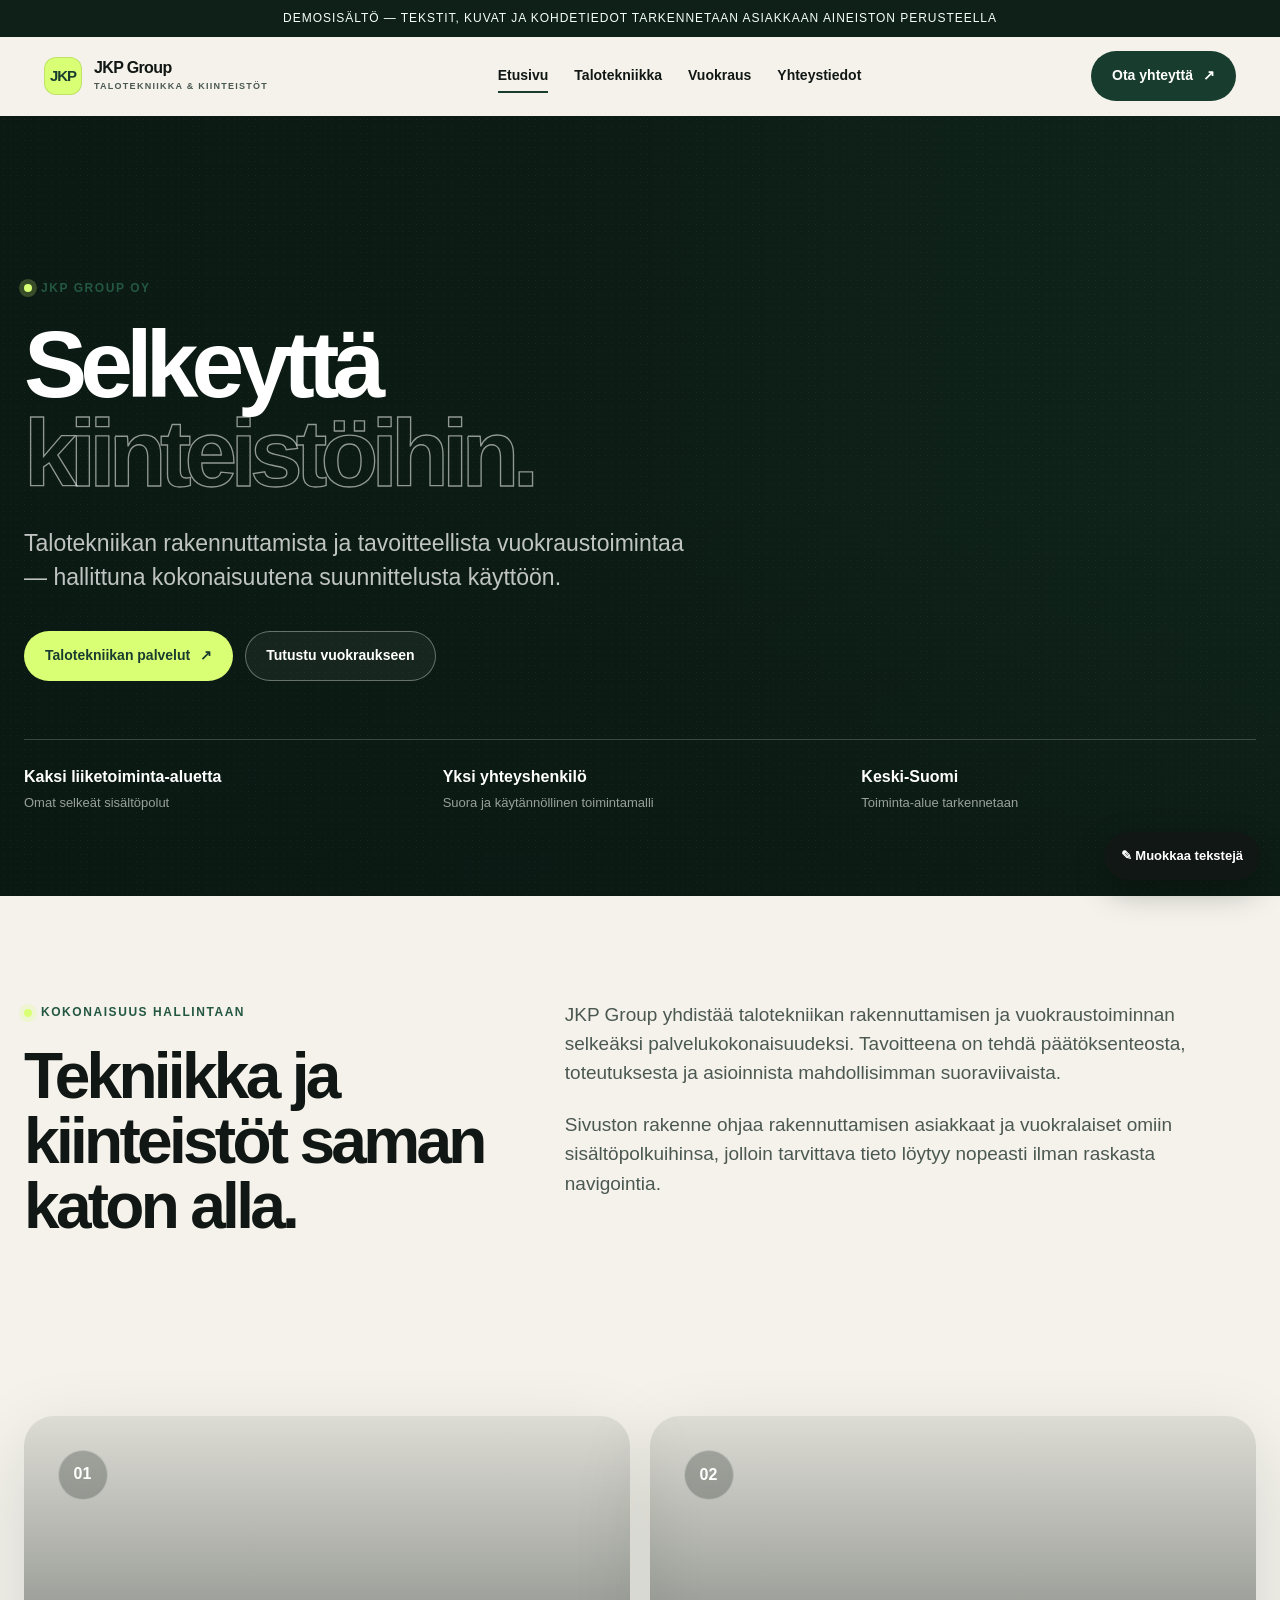
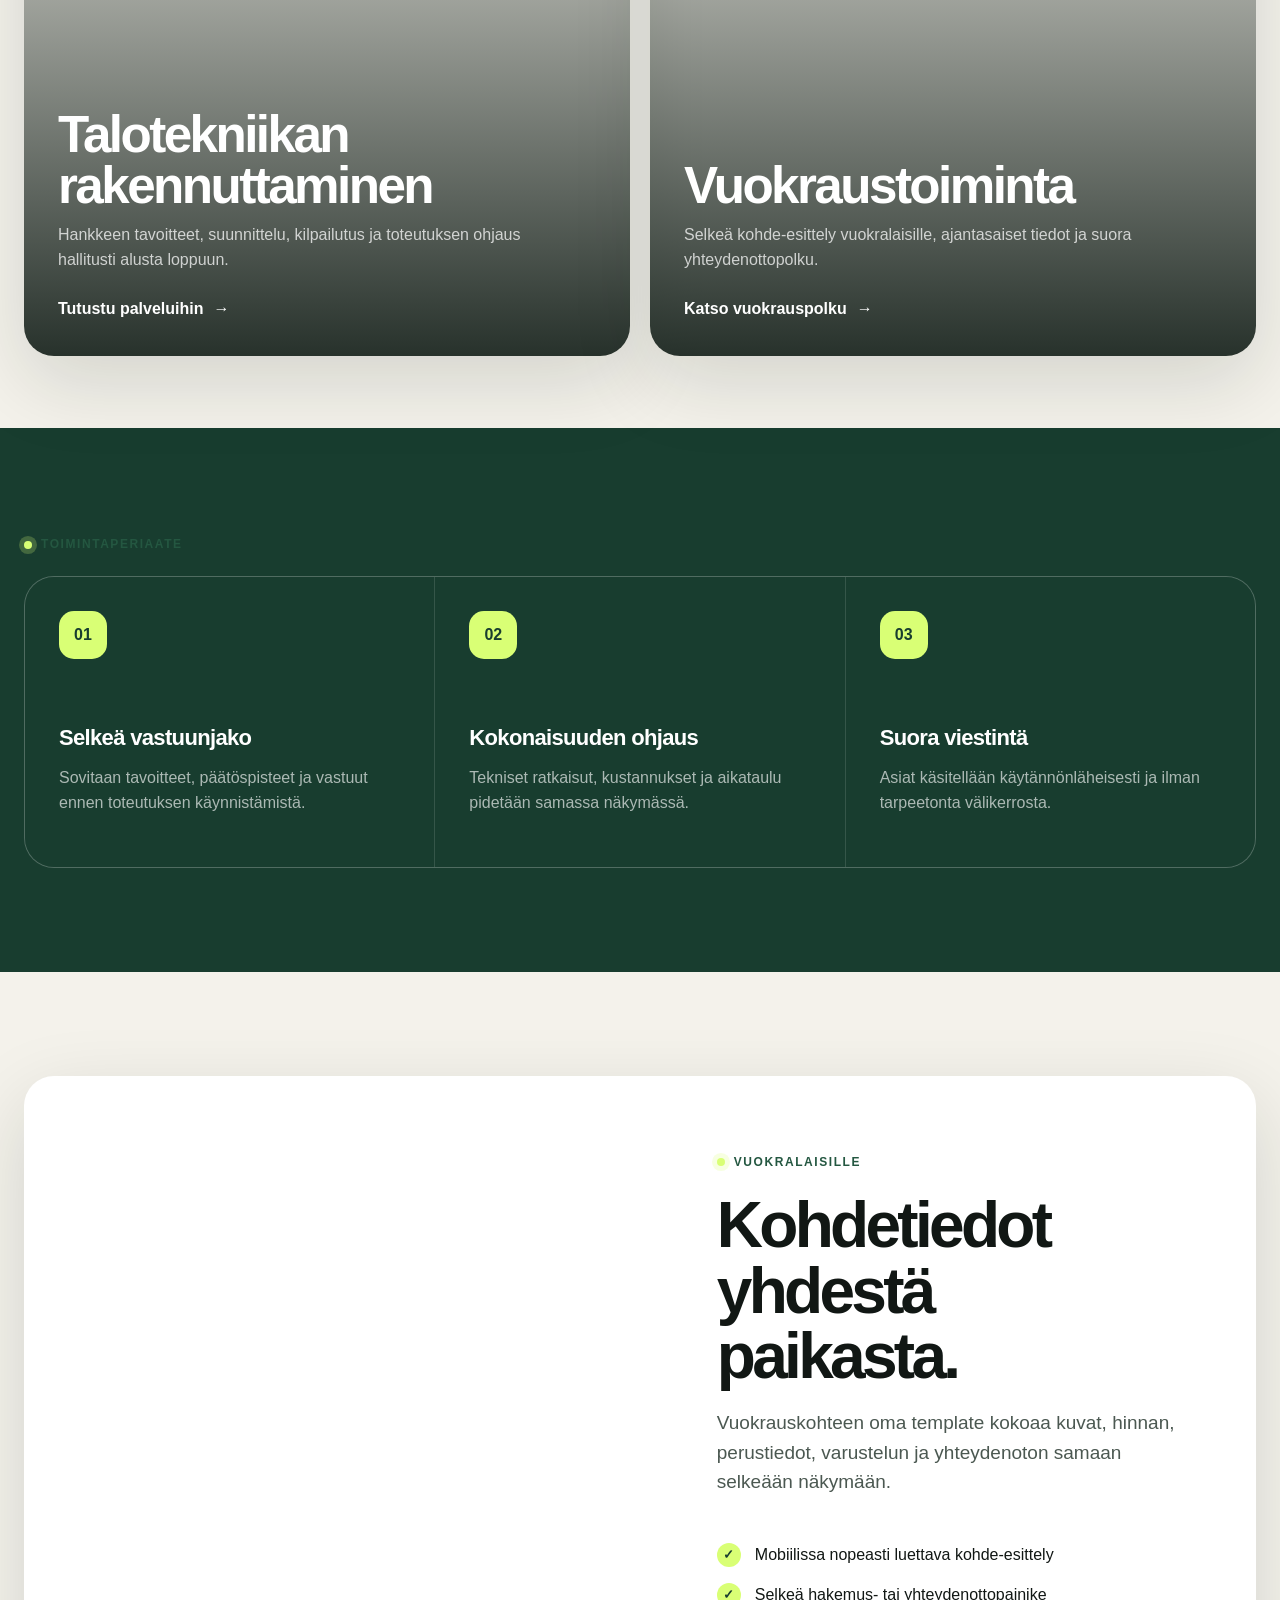
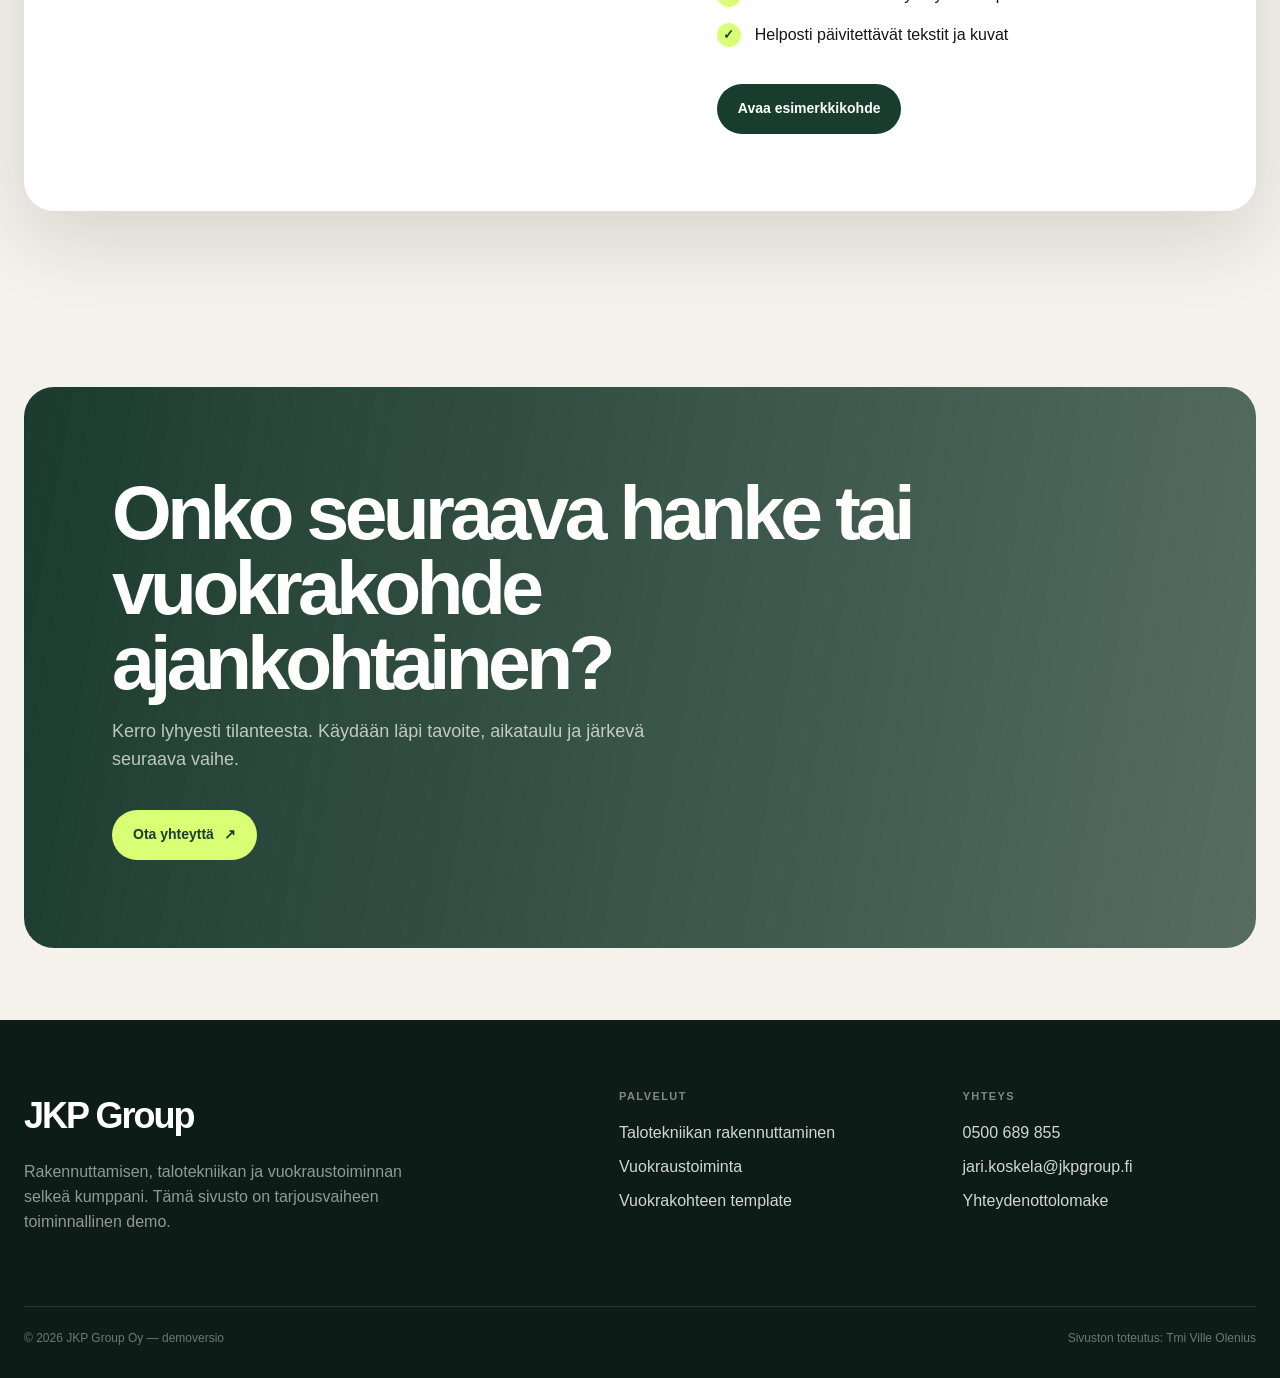
<file: index.html>
<!doctype html>
<html lang="fi">
<head>
  <meta charset="utf-8">
  <meta name="viewport" content="width=device-width, initial-scale=1">
  <title>JKP Group | Talotekniikka ja vuokraustoiminta</title>
  <meta name="description" content="JKP Groupin talotekniikan rakennuttamisen ja vuokraustoiminnan verkkosivustodemo.">
  <meta name="theme-color" content="#183d2f">
  <link rel="icon" href="/assets/favicon.svg" type="image/svg+xml">
  <link rel="stylesheet" href="/styles.css">
</head>
<body>
<div class="demo-strip">Demosisältö — tekstit, kuvat ja kohdetiedot tarkennetaan asiakkaan aineiston perusteella</div>
<header class="site-header">
  <div class="header-inner">
    <a class="brand" href="/" aria-label="JKP Group etusivu"><span class="brand-mark">JKP</span><span class="brand-copy">JKP Group<small>Talotekniikka &amp; kiinteistöt</small></span></a>
    <nav class="nav" aria-label="Päänavigaatio"><a href="/" aria-current="page">Etusivu</a><a href="/talotekniikka">Talotekniikka</a><a href="/vuokraus">Vuokraus</a><a href="/yhteystiedot">Yhteystiedot</a></nav>
    <div class="header-cta"><a class="btn btn-dark" href="/yhteystiedot">Ota yhteyttä <span>↗</span></a><button class="menu-toggle" aria-label="Avaa valikko" aria-expanded="false">☰</button></div>
  </div>
</header>
<main>
<section class="hero" style="--hero-image:url('https://images.unsplash.com/photo-1486406146926-c627a92ad1ab?auto=format&fit=crop&w=2200&q=88')">
  <div class="container hero-content">
    <div class="eyebrow">JKP Group Oy</div>
    <h1 class="display" data-editable="hero-title">Selkeyttä<br><span class="outline">kiinteistöihin.</span></h1>
    <p class="lead" data-editable="hero-lead">Talotekniikan rakennuttamista ja tavoitteellista vuokraustoimintaa — hallittuna kokonaisuutena suunnittelusta käyttöön.</p>
    <div class="actions"><a class="btn btn-primary" href="/talotekniikka">Talotekniikan palvelut <span>↗</span></a><a class="btn btn-outline" href="/vuokraus">Tutustu vuokraukseen</a></div>
    <div class="hero-meta"><div><strong data-editable="meta-one-title">Kaksi liiketoiminta-aluetta</strong><span data-editable="meta-one-copy">Omat selkeät sisältöpolut</span></div><div><strong data-editable="meta-two-title">Yksi yhteyshenkilö</strong><span data-editable="meta-two-copy">Suora ja käytännöllinen toimintamalli</span></div><div><strong data-editable="meta-three-title">Keski-Suomi</strong><span data-editable="meta-three-copy">Toiminta-alue tarkennetaan</span></div></div>
  </div>
</section>
<section class="section"><div class="container intro-grid reveal"><div><div class="eyebrow">Kokonaisuus hallintaan</div><h2 class="section-title" data-editable="intro-title">Tekniikka ja kiinteistöt saman katon alla.</h2></div><div class="prose"><p data-editable="intro-p1">JKP Group yhdistää talotekniikan rakennuttamisen ja vuokraustoiminnan selkeäksi palvelukokonaisuudeksi. Tavoitteena on tehdä päätöksenteosta, toteutuksesta ja asioinnista mahdollisimman suoraviivaista.</p><p data-editable="intro-p2">Sivuston rakenne ohjaa rakennuttamisen asiakkaat ja vuokralaiset omiin sisältöpolkuihinsa, jolloin tarvittava tieto löytyy nopeasti ilman raskasta navigointia.</p></div></div></section>
<section class="section-tight"><div class="container path-grid"><a class="path-card reveal" href="/talotekniikka" style="--card-image:url('https://images.unsplash.com/photo-1503387762-592deb58ef4e?auto=format&fit=crop&w=1600&q=86')"><span class="card-number">01</span><div><h3 data-editable="path-tech-title">Talotekniikan rakennuttaminen</h3><p data-editable="path-tech-copy">Hankkeen tavoitteet, suunnittelu, kilpailutus ja toteutuksen ohjaus hallitusti alusta loppuun.</p><span class="link-arrow">Tutustu palveluihin <span>→</span></span></div></a><a class="path-card reveal" href="/vuokraus" style="--card-image:url('https://images.unsplash.com/photo-1600607687939-ce8a6c25118c?auto=format&fit=crop&w=1600&q=86')"><span class="card-number">02</span><div><h3 data-editable="path-rental-title">Vuokraustoiminta</h3><p data-editable="path-rental-copy">Selkeä kohde-esittely vuokralaisille, ajantasaiset tiedot ja suora yhteydenottopolku.</p><span class="link-arrow">Katso vuokrauspolku <span>→</span></span></div></a></div></section>
<section class="section feature-band"><div class="container"><div class="eyebrow">Toimintaperiaate</div><div class="feature-grid reveal"><article class="feature"><div class="feature-icon">01</div><h3 data-editable="feature1-title">Selkeä vastuunjako</h3><p data-editable="feature1-copy">Sovitaan tavoitteet, päätöspisteet ja vastuut ennen toteutuksen käynnistämistä.</p></article><article class="feature"><div class="feature-icon">02</div><h3 data-editable="feature2-title">Kokonaisuuden ohjaus</h3><p data-editable="feature2-copy">Tekniset ratkaisut, kustannukset ja aikataulu pidetään samassa näkymässä.</p></article><article class="feature"><div class="feature-icon">03</div><h3 data-editable="feature3-title">Suora viestintä</h3><p data-editable="feature3-copy">Asiat käsitellään käytännönläheisesti ja ilman tarpeetonta välikerrosta.</p></article></div></div></section>
<section class="section"><div class="container split-panel reveal"><div class="split-panel-media" style="--panel-image:url('https://images.unsplash.com/photo-1600585154340-be6161a56a0c?auto=format&fit=crop&w=1500&q=86')"></div><div class="split-panel-copy"><div class="eyebrow">Vuokralaisille</div><h2 class="section-title" data-editable="tenant-title">Kohdetiedot yhdestä paikasta.</h2><p class="prose" data-editable="tenant-copy">Vuokrauskohteen oma template kokoaa kuvat, hinnan, perustiedot, varustelun ja yhteydenoton samaan selkeään näkymään.</p><ul class="check-list"><li data-editable="tenant-check1">Mobiilissa nopeasti luettava kohde-esittely</li><li data-editable="tenant-check2">Selkeä hakemus- tai yhteydenottopainike</li><li data-editable="tenant-check3">Helposti päivitettävät tekstit ja kuvat</li></ul><div class="actions"><a class="btn btn-dark" href="/vuokrakohde">Avaa esimerkkikohde</a></div></div></div></section>
<section class="section-tight"><div class="container cta-panel reveal"><h2 data-editable="cta-title">Onko seuraava hanke tai vuokrakohde ajankohtainen?</h2><p data-editable="cta-copy">Kerro lyhyesti tilanteesta. Käydään läpi tavoite, aikataulu ja järkevä seuraava vaihe.</p><div class="actions"><a class="btn btn-primary" href="/yhteystiedot">Ota yhteyttä <span>↗</span></a></div></div></section>
</main>
<footer class="site-footer"><div class="container"><div class="footer-grid"><div><div class="footer-logo">JKP Group</div><p class="footer-text">Rakennuttamisen, talotekniikan ja vuokraustoiminnan selkeä kumppani. Tämä sivusto on tarjousvaiheen toiminnallinen demo.</p></div><div class="footer-col"><h4>Palvelut</h4><a href="/talotekniikka">Talotekniikan rakennuttaminen</a><a href="/vuokraus">Vuokraustoiminta</a><a href="/vuokrakohde">Vuokrakohteen template</a></div><div class="footer-col"><h4>Yhteys</h4><a href="tel:+358500689855">0500 689 855</a><a href="mailto:jari.koskela@jkpgroup.fi">jari.koskela@jkpgroup.fi</a><a href="/yhteystiedot">Yhteydenottolomake</a></div></div><div class="footer-bottom"><span>© 2026 JKP Group Oy — demoversio</span><span>Sivuston toteutus: Tmi Ville Olenius</span></div></div></footer>
<button class="editor-toggle" type="button" aria-label="Muokkaa demon sisältöä">✎ Muokkaa tekstejä</button><div class="editor-bar"><p>Klikkaa korostettua tekstiä ja kirjoita. Muutokset tallentuvat tähän selaimeen.</p><button class="editor-reset" type="button">Palauta</button><button class="editor-save" type="button">Tallenna</button></div><div class="toast" role="status" aria-live="polite"></div><script src="/script.js"></script>
</body>
</html>
</file>
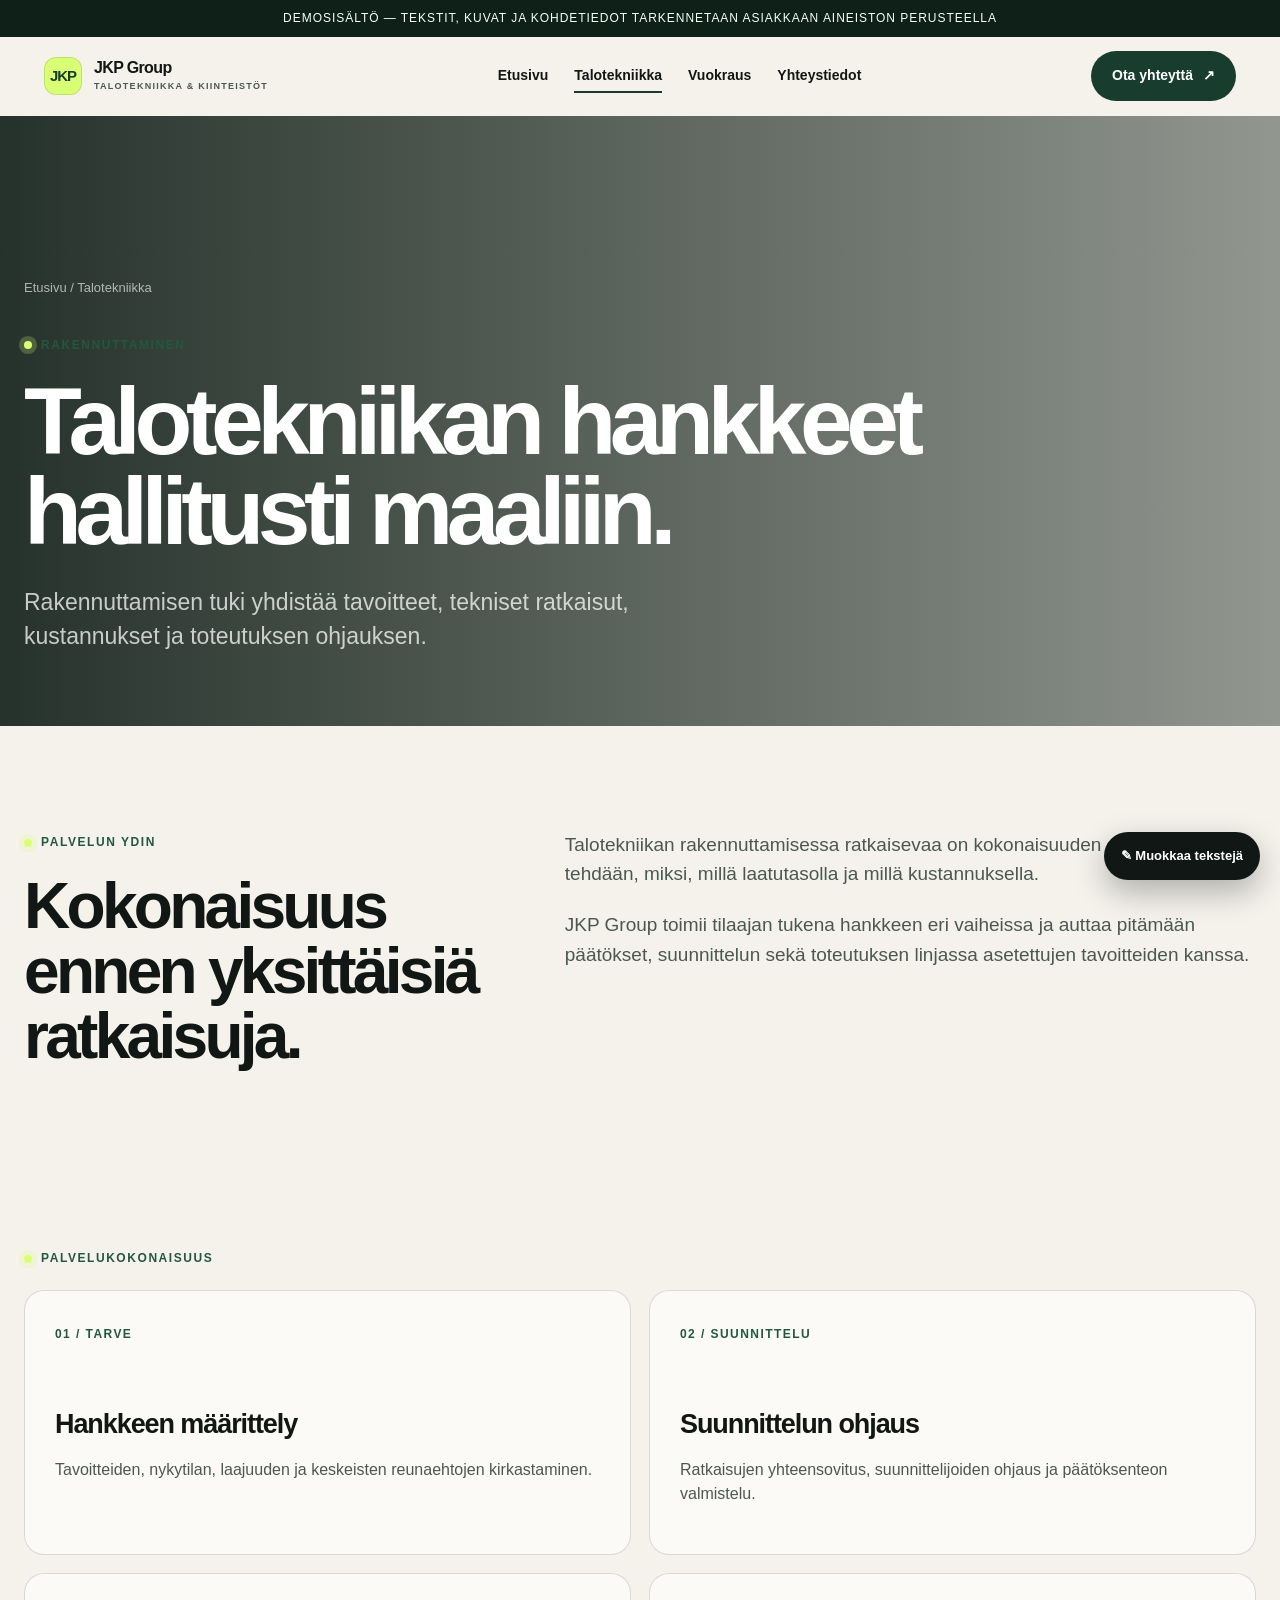
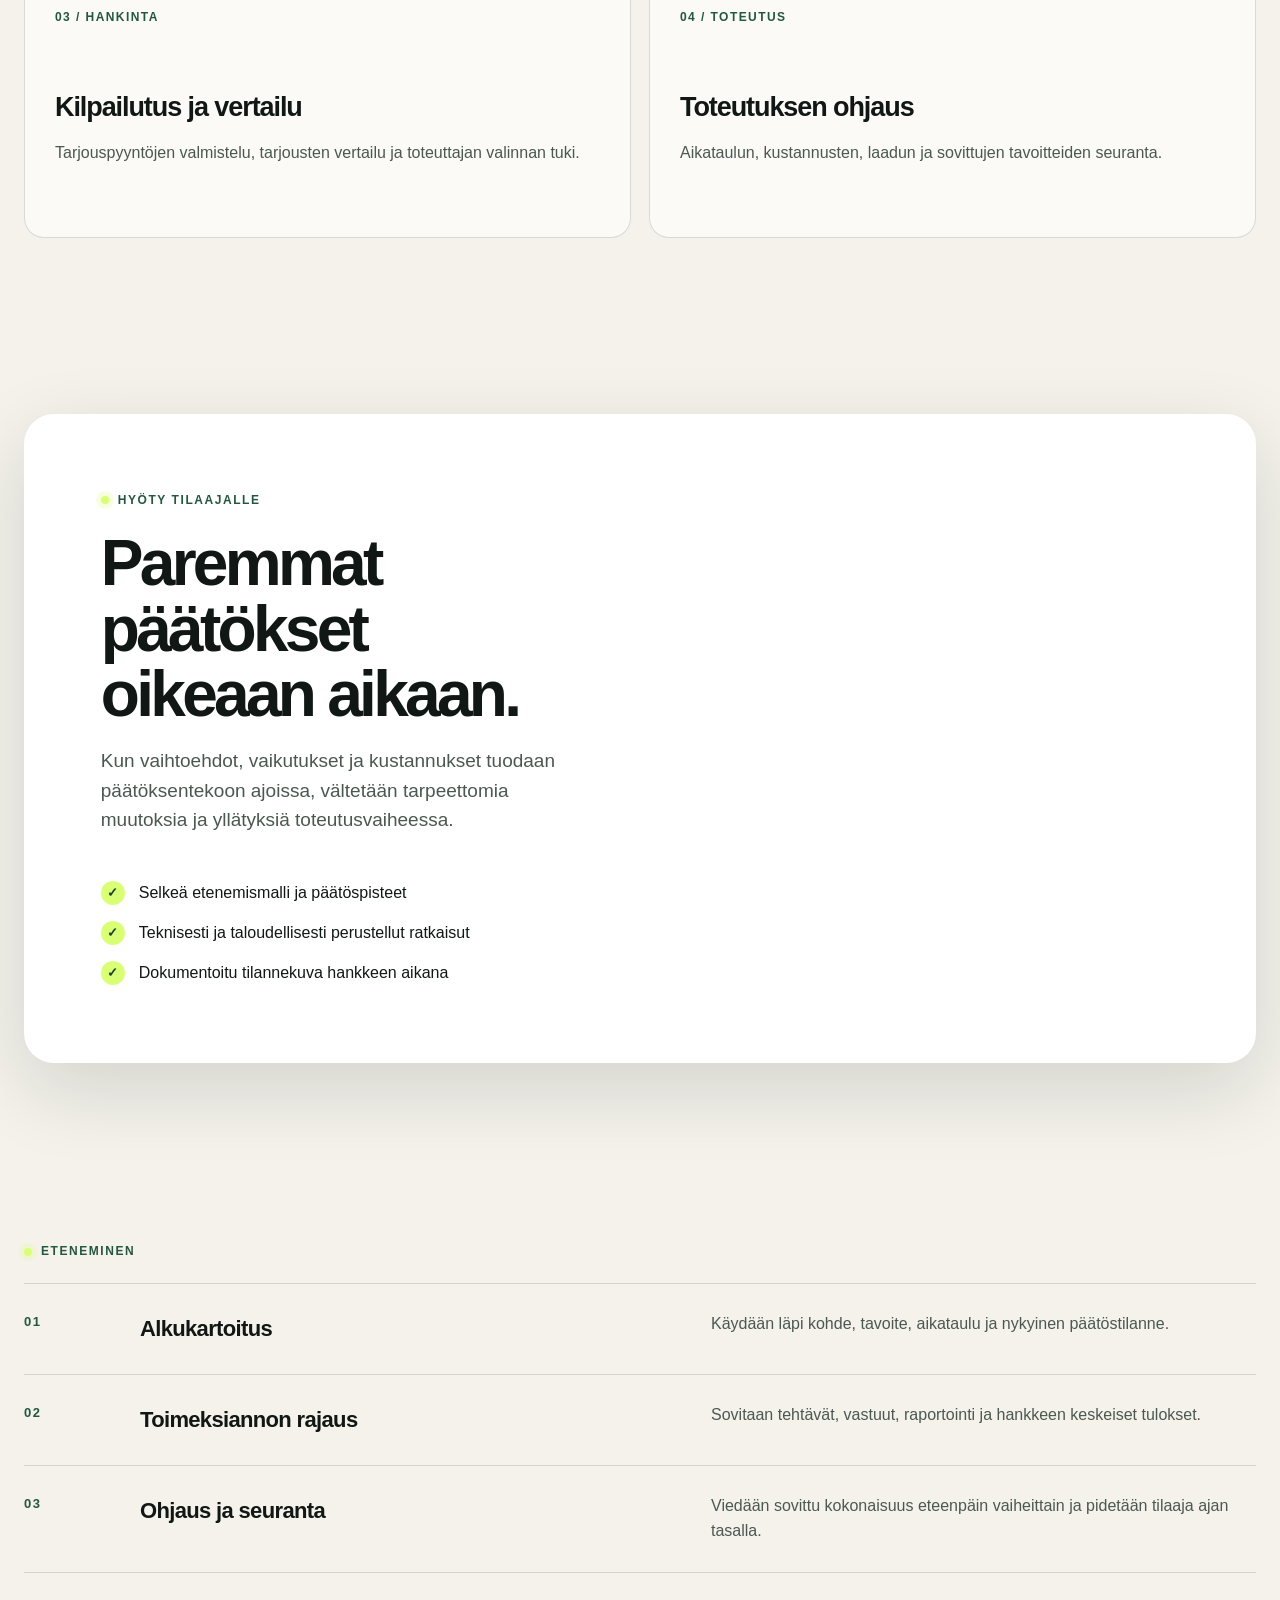
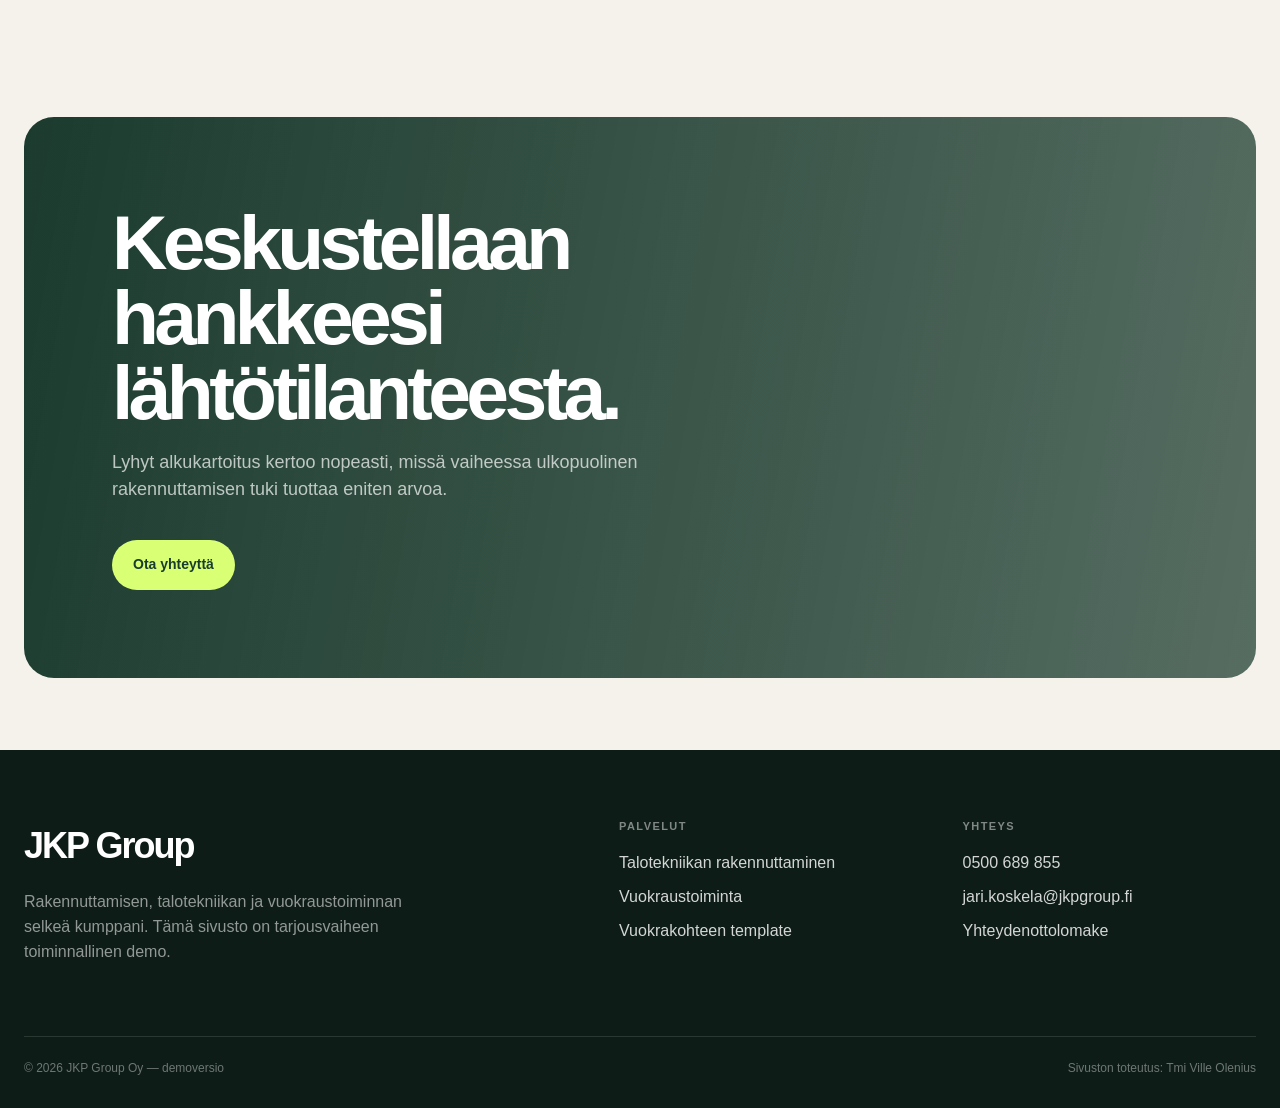
<file: talotekniikka.html>
<!doctype html>
<html lang="fi">
<head>
  <meta charset="utf-8">
  <meta name="viewport" content="width=device-width, initial-scale=1">
  <title>Talotekniikan rakennuttaminen | JKP Group</title>
  <meta name="description" content="Talotekniikan rakennuttamisen, suunnittelun ohjauksen ja toteutuksen seurannan palvelut.">
  <meta name="theme-color" content="#183d2f">
  <link rel="icon" href="/assets/favicon.svg" type="image/svg+xml">
  <link rel="stylesheet" href="/styles.css">
</head>
<body>
<div class="demo-strip">Demosisältö — tekstit, kuvat ja kohdetiedot tarkennetaan asiakkaan aineiston perusteella</div>
<header class="site-header"><div class="header-inner"><a class="brand" href="/" aria-label="JKP Group etusivu"><span class="brand-mark">JKP</span><span class="brand-copy">JKP Group<small>Talotekniikka &amp; kiinteistöt</small></span></a><nav class="nav" aria-label="Päänavigaatio"><a href="/">Etusivu</a><a href="/talotekniikka" aria-current="page">Talotekniikka</a><a href="/vuokraus">Vuokraus</a><a href="/yhteystiedot">Yhteystiedot</a></nav><div class="header-cta"><a class="btn btn-dark" href="/yhteystiedot">Ota yhteyttä <span>↗</span></a><button class="menu-toggle" aria-label="Avaa valikko" aria-expanded="false">☰</button></div></div></header>
<main>
<section class="page-hero" style="--page-image:url('https://images.unsplash.com/photo-1503387762-592deb58ef4e?auto=format&fit=crop&w=2200&q=88')"><div class="container"><div class="breadcrumb"><a href="/">Etusivu</a> / Talotekniikka</div><div class="eyebrow">Rakennuttaminen</div><h1 class="page-title" data-editable="page-title">Talotekniikan hankkeet hallitusti maaliin.</h1><p class="lead" data-editable="page-lead">Rakennuttamisen tuki yhdistää tavoitteet, tekniset ratkaisut, kustannukset ja toteutuksen ohjauksen.</p></div></section>
<section class="section"><div class="container intro-grid reveal"><div><div class="eyebrow">Palvelun ydin</div><h2 class="section-title" data-editable="tech-intro-title">Kokonaisuus ennen yksittäisiä ratkaisuja.</h2></div><div class="prose"><p data-editable="tech-intro-p1">Talotekniikan rakennuttamisessa ratkaisevaa on kokonaisuuden ohjaus: mitä tehdään, miksi, millä laatutasolla ja millä kustannuksella.</p><p data-editable="tech-intro-p2">JKP Group toimii tilaajan tukena hankkeen eri vaiheissa ja auttaa pitämään päätökset, suunnittelun sekä toteutuksen linjassa asetettujen tavoitteiden kanssa.</p></div></div></section>
<section class="section-tight"><div class="container"><div class="eyebrow">Palvelukokonaisuus</div><div class="service-grid"><article class="service-card reveal"><span class="service-no">01 / TARVE</span><h3 data-editable="service1-title">Hankkeen määrittely</h3><p data-editable="service1-copy">Tavoitteiden, nykytilan, laajuuden ja keskeisten reunaehtojen kirkastaminen.</p></article><article class="service-card reveal"><span class="service-no">02 / SUUNNITTELU</span><h3 data-editable="service2-title">Suunnittelun ohjaus</h3><p data-editable="service2-copy">Ratkaisujen yhteensovitus, suunnittelijoiden ohjaus ja päätöksenteon valmistelu.</p></article><article class="service-card reveal"><span class="service-no">03 / HANKINTA</span><h3 data-editable="service3-title">Kilpailutus ja vertailu</h3><p data-editable="service3-copy">Tarjouspyyntöjen valmistelu, tarjousten vertailu ja toteuttajan valinnan tuki.</p></article><article class="service-card reveal"><span class="service-no">04 / TOTEUTUS</span><h3 data-editable="service4-title">Toteutuksen ohjaus</h3><p data-editable="service4-copy">Aikataulun, kustannusten, laadun ja sovittujen tavoitteiden seuranta.</p></article></div></div></section>
<section class="section"><div class="container split-panel reveal"><div class="split-panel-copy"><div class="eyebrow">Hyöty tilaajalle</div><h2 class="section-title" data-editable="benefit-title">Paremmat päätökset oikeaan aikaan.</h2><p class="prose" data-editable="benefit-copy">Kun vaihtoehdot, vaikutukset ja kustannukset tuodaan päätöksentekoon ajoissa, vältetään tarpeettomia muutoksia ja yllätyksiä toteutusvaiheessa.</p><ul class="check-list"><li data-editable="benefit1">Selkeä etenemismalli ja päätöspisteet</li><li data-editable="benefit2">Teknisesti ja taloudellisesti perustellut ratkaisut</li><li data-editable="benefit3">Dokumentoitu tilannekuva hankkeen aikana</li></ul></div><div class="split-panel-media" style="--panel-image:url('https://images.unsplash.com/photo-1531834685032-c34bf0d84c77?auto=format&fit=crop&w=1500&q=86')"></div></div></section>
<section class="section-tight"><div class="container"><div class="eyebrow">Eteneminen</div><div class="process reveal"><div class="process-item"><h3 data-editable="process1-title">Alkukartoitus</h3><p data-editable="process1-copy">Käydään läpi kohde, tavoite, aikataulu ja nykyinen päätöstilanne.</p></div><div class="process-item"><h3 data-editable="process2-title">Toimeksiannon rajaus</h3><p data-editable="process2-copy">Sovitaan tehtävät, vastuut, raportointi ja hankkeen keskeiset tulokset.</p></div><div class="process-item"><h3 data-editable="process3-title">Ohjaus ja seuranta</h3><p data-editable="process3-copy">Viedään sovittu kokonaisuus eteenpäin vaiheittain ja pidetään tilaaja ajan tasalla.</p></div></div></div></section>
<section class="section-tight"><div class="container cta-panel reveal"><h2 data-editable="tech-cta-title">Keskustellaan hankkeesi lähtötilanteesta.</h2><p data-editable="tech-cta-copy">Lyhyt alkukartoitus kertoo nopeasti, missä vaiheessa ulkopuolinen rakennuttamisen tuki tuottaa eniten arvoa.</p><div class="actions"><a class="btn btn-primary" href="/yhteystiedot">Ota yhteyttä</a></div></div></section>
</main>
<footer class="site-footer"><div class="container"><div class="footer-grid"><div><div class="footer-logo">JKP Group</div><p class="footer-text">Rakennuttamisen, talotekniikan ja vuokraustoiminnan selkeä kumppani. Tämä sivusto on tarjousvaiheen toiminnallinen demo.</p></div><div class="footer-col"><h4>Palvelut</h4><a href="/talotekniikka">Talotekniikan rakennuttaminen</a><a href="/vuokraus">Vuokraustoiminta</a><a href="/vuokrakohde">Vuokrakohteen template</a></div><div class="footer-col"><h4>Yhteys</h4><a href="tel:+358500689855">0500 689 855</a><a href="mailto:jari.koskela@jkpgroup.fi">jari.koskela@jkpgroup.fi</a><a href="/yhteystiedot">Yhteydenottolomake</a></div></div><div class="footer-bottom"><span>© 2026 JKP Group Oy — demoversio</span><span>Sivuston toteutus: Tmi Ville Olenius</span></div></div></footer>
<button class="editor-toggle" type="button" aria-label="Muokkaa demon sisältöä">✎ Muokkaa tekstejä</button><div class="editor-bar"><p>Klikkaa korostettua tekstiä ja kirjoita. Muutokset tallentuvat tähän selaimeen.</p><button class="editor-reset" type="button">Palauta</button><button class="editor-save" type="button">Tallenna</button></div><div class="toast" role="status" aria-live="polite"></div><script src="/script.js"></script>
</body>
</html>
</file>
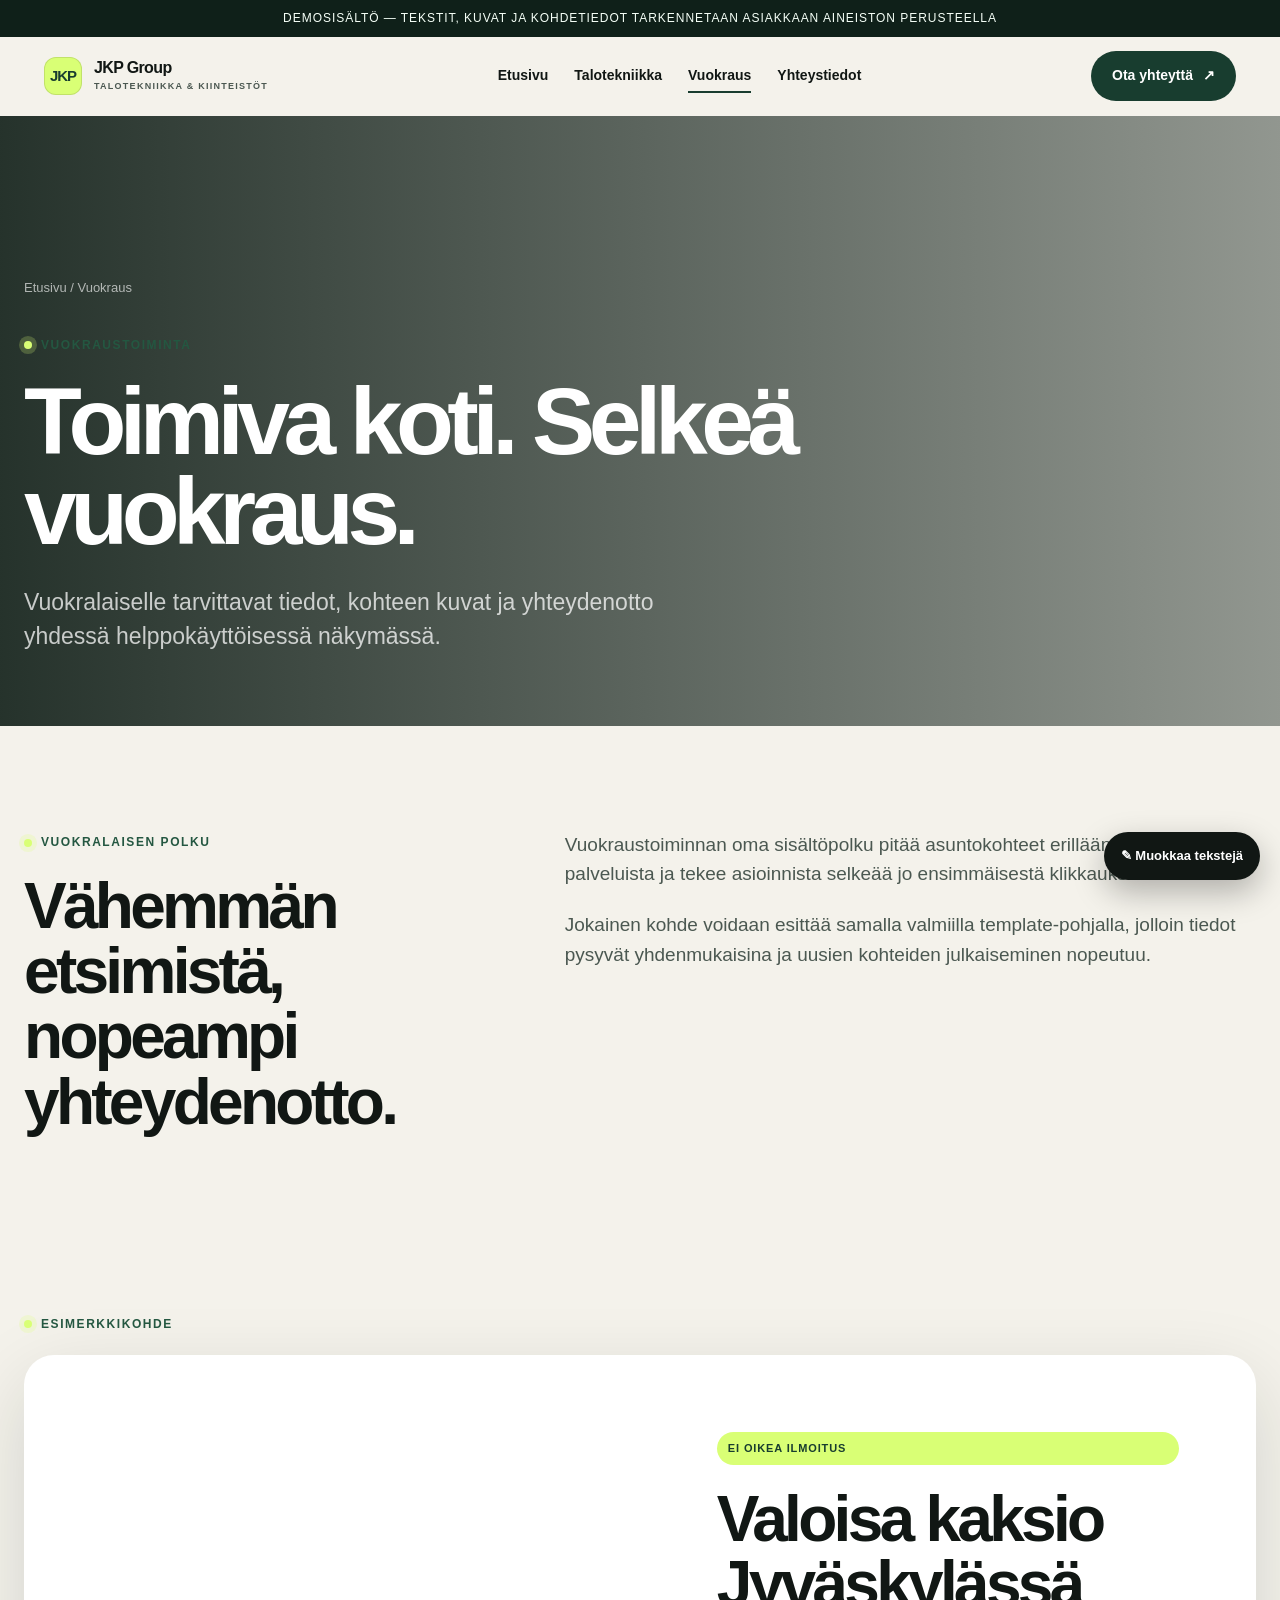
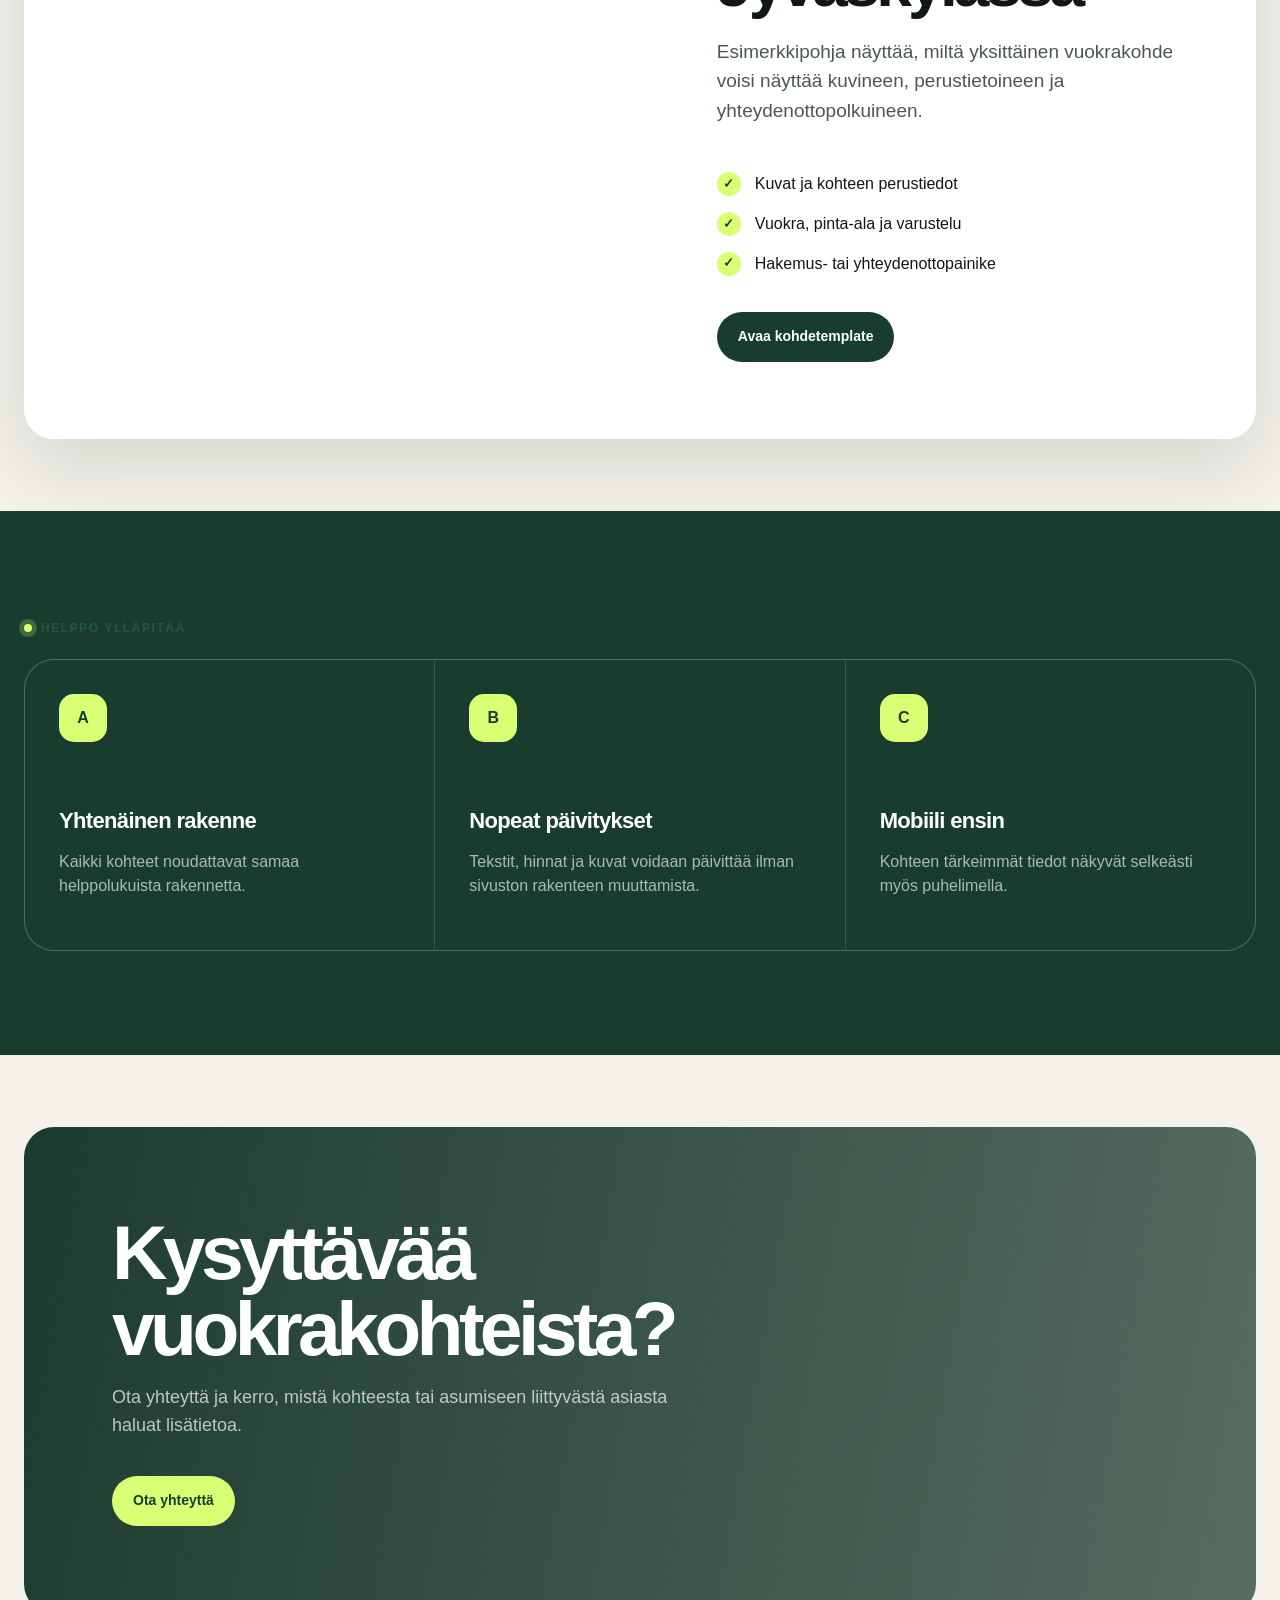
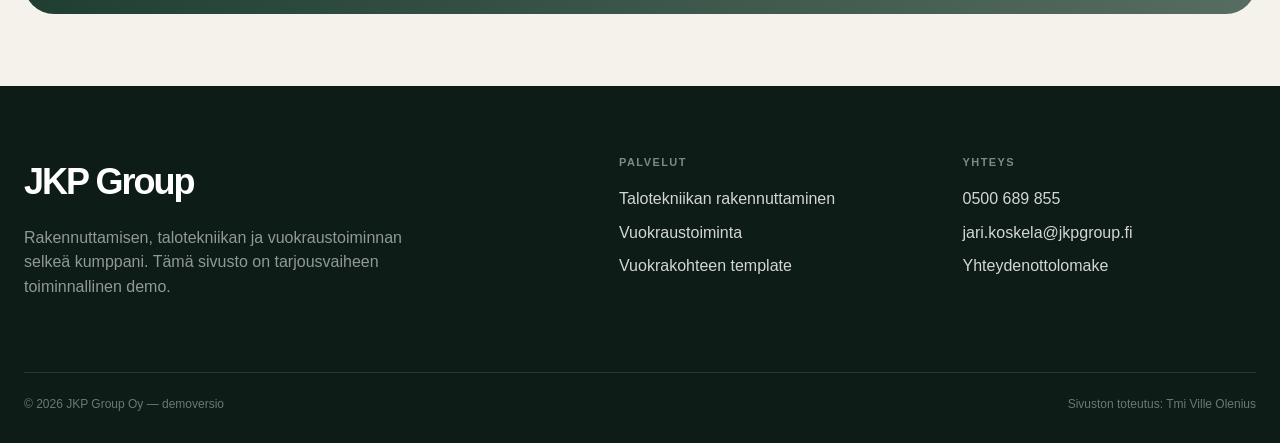
<file: vuokraus.html>
<!doctype html>
<html lang="fi"><head><meta charset="utf-8"><meta name="viewport" content="width=device-width, initial-scale=1"><title>Vuokraustoiminta | JKP Group</title><meta name="description" content="JKP Groupin vuokraustoiminnan kohteet ja vuokralaisille suunnattu asiointipolku."><meta name="theme-color" content="#183d2f"><link rel="icon" href="/assets/favicon.svg" type="image/svg+xml"><link rel="stylesheet" href="/styles.css"></head><body>
<div class="demo-strip">Demosisältö — tekstit, kuvat ja kohdetiedot tarkennetaan asiakkaan aineiston perusteella</div><header class="site-header"><div class="header-inner"><a class="brand" href="/" aria-label="JKP Group etusivu"><span class="brand-mark">JKP</span><span class="brand-copy">JKP Group<small>Talotekniikka &amp; kiinteistöt</small></span></a><nav class="nav" aria-label="Päänavigaatio"><a href="/">Etusivu</a><a href="/talotekniikka">Talotekniikka</a><a href="/vuokraus" aria-current="page">Vuokraus</a><a href="/yhteystiedot">Yhteystiedot</a></nav><div class="header-cta"><a class="btn btn-dark" href="/yhteystiedot">Ota yhteyttä <span>↗</span></a><button class="menu-toggle" aria-label="Avaa valikko" aria-expanded="false">☰</button></div></div></header>
<main><section class="page-hero" style="--page-image:url('https://images.unsplash.com/photo-1600607687939-ce8a6c25118c?auto=format&fit=crop&w=2200&q=88')"><div class="container"><div class="breadcrumb"><a href="/">Etusivu</a> / Vuokraus</div><div class="eyebrow">Vuokraustoiminta</div><h1 class="page-title" data-editable="rental-title">Toimiva koti. Selkeä vuokraus.</h1><p class="lead" data-editable="rental-lead">Vuokralaiselle tarvittavat tiedot, kohteen kuvat ja yhteydenotto yhdessä helppokäyttöisessä näkymässä.</p></div></section>
<section class="section"><div class="container intro-grid reveal"><div><div class="eyebrow">Vuokralaisen polku</div><h2 class="section-title" data-editable="rental-intro-title">Vähemmän etsimistä, nopeampi yhteydenotto.</h2></div><div class="prose"><p data-editable="rental-intro-p1">Vuokraustoiminnan oma sisältöpolku pitää asuntokohteet erillään talotekniikan palveluista ja tekee asioinnista selkeää jo ensimmäisestä klikkauksesta alkaen.</p><p data-editable="rental-intro-p2">Jokainen kohde voidaan esittää samalla valmiilla template-pohjalla, jolloin tiedot pysyvät yhdenmukaisina ja uusien kohteiden julkaiseminen nopeutuu.</p></div></div></section>
<section class="section-tight"><div class="container"><div class="eyebrow">Esimerkkikohde</div><div class="split-panel reveal"><div class="split-panel-media" style="--panel-image:url('https://images.unsplash.com/photo-1600585154340-be6161a56a0c?auto=format&fit=crop&w=1500&q=86')"></div><div class="split-panel-copy"><span class="badge">Ei oikea ilmoitus</span><h2 class="section-title" style="margin-top:22px" data-editable="example-title">Valoisa kaksio Jyväskylässä</h2><p class="prose" data-editable="example-copy">Esimerkkipohja näyttää, miltä yksittäinen vuokrakohde voisi näyttää kuvineen, perustietoineen ja yhteydenottopolkuineen.</p><ul class="check-list"><li data-editable="example1">Kuvat ja kohteen perustiedot</li><li data-editable="example2">Vuokra, pinta-ala ja varustelu</li><li data-editable="example3">Hakemus- tai yhteydenottopainike</li></ul><div class="actions"><a class="btn btn-dark" href="/vuokrakohde">Avaa kohdetemplate</a></div></div></div></div></section>
<section class="section feature-band"><div class="container"><div class="eyebrow">Helppo ylläpitää</div><div class="feature-grid reveal"><article class="feature"><div class="feature-icon">A</div><h3 data-editable="rent-feature1-title">Yhtenäinen rakenne</h3><p data-editable="rent-feature1-copy">Kaikki kohteet noudattavat samaa helppolukuista rakennetta.</p></article><article class="feature"><div class="feature-icon">B</div><h3 data-editable="rent-feature2-title">Nopeat päivitykset</h3><p data-editable="rent-feature2-copy">Tekstit, hinnat ja kuvat voidaan päivittää ilman sivuston rakenteen muuttamista.</p></article><article class="feature"><div class="feature-icon">C</div><h3 data-editable="rent-feature3-title">Mobiili ensin</h3><p data-editable="rent-feature3-copy">Kohteen tärkeimmät tiedot näkyvät selkeästi myös puhelimella.</p></article></div></div></section>
<section class="section-tight"><div class="container cta-panel reveal"><h2 data-editable="rent-cta-title">Kysyttävää vuokrakohteista?</h2><p data-editable="rent-cta-copy">Ota yhteyttä ja kerro, mistä kohteesta tai asumiseen liittyvästä asiasta haluat lisätietoa.</p><div class="actions"><a class="btn btn-primary" href="/yhteystiedot">Ota yhteyttä</a></div></div></section></main>
<footer class="site-footer"><div class="container"><div class="footer-grid"><div><div class="footer-logo">JKP Group</div><p class="footer-text">Rakennuttamisen, talotekniikan ja vuokraustoiminnan selkeä kumppani. Tämä sivusto on tarjousvaiheen toiminnallinen demo.</p></div><div class="footer-col"><h4>Palvelut</h4><a href="/talotekniikka">Talotekniikan rakennuttaminen</a><a href="/vuokraus">Vuokraustoiminta</a><a href="/vuokrakohde">Vuokrakohteen template</a></div><div class="footer-col"><h4>Yhteys</h4><a href="tel:+358500689855">0500 689 855</a><a href="mailto:jari.koskela@jkpgroup.fi">jari.koskela@jkpgroup.fi</a><a href="/yhteystiedot">Yhteydenottolomake</a></div></div><div class="footer-bottom"><span>© 2026 JKP Group Oy — demoversio</span><span>Sivuston toteutus: Tmi Ville Olenius</span></div></div></footer><button class="editor-toggle" type="button" aria-label="Muokkaa demon sisältöä">✎ Muokkaa tekstejä</button><div class="editor-bar"><p>Klikkaa korostettua tekstiä ja kirjoita. Muutokset tallentuvat tähän selaimeen.</p><button class="editor-reset" type="button">Palauta</button><button class="editor-save" type="button">Tallenna</button></div><div class="toast" role="status" aria-live="polite"></div><script src="/script.js"></script></body></html>
</file>
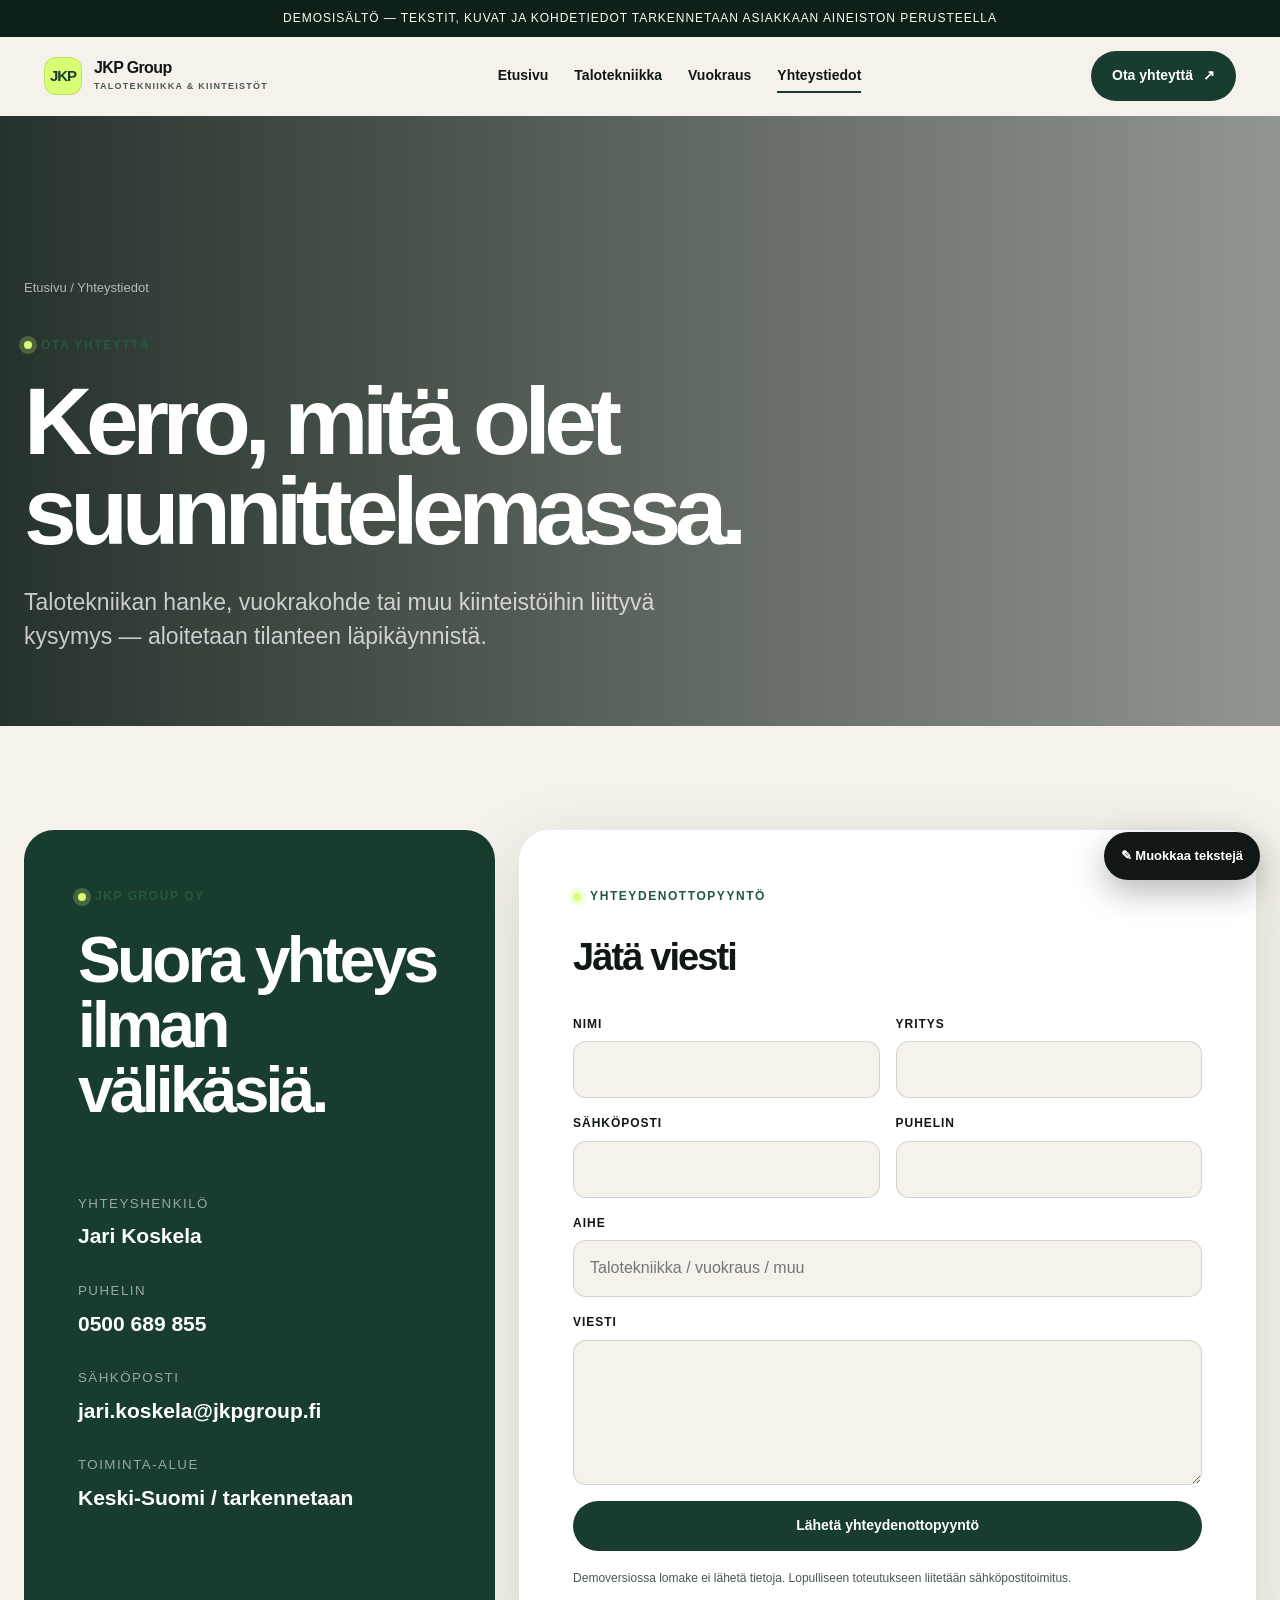
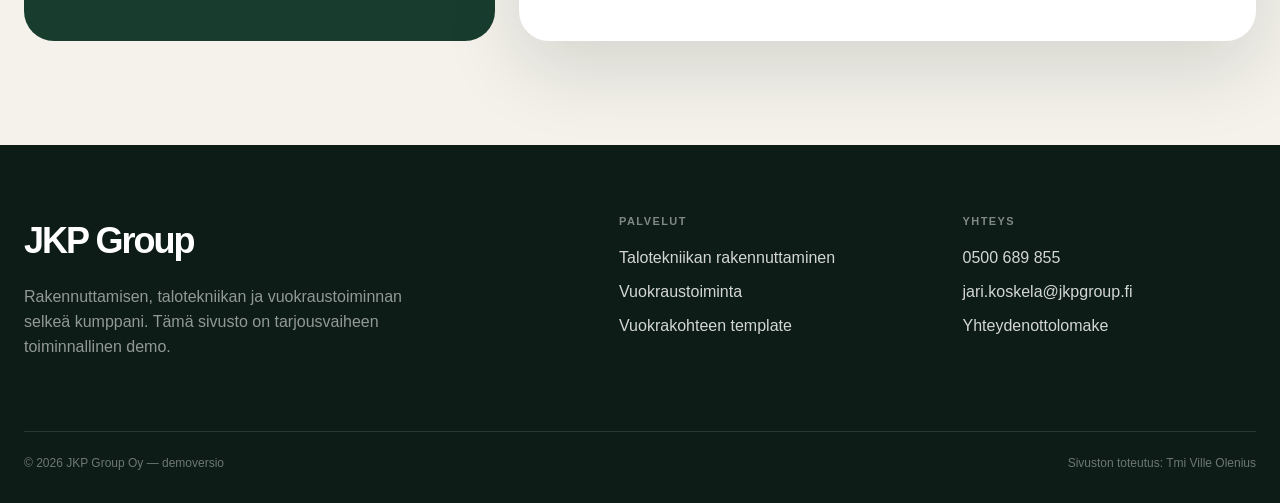
<file: yhteystiedot.html>
<!doctype html>
<html lang="fi"><head><meta charset="utf-8"><meta name="viewport" content="width=device-width, initial-scale=1"><title>Yhteystiedot | JKP Group</title><meta name="description" content="Ota yhteyttä JKP Groupiin talotekniikan rakennuttamiseen tai vuokraustoimintaan liittyen."><meta name="theme-color" content="#183d2f"><link rel="icon" href="/assets/favicon.svg" type="image/svg+xml"><link rel="stylesheet" href="/styles.css"></head><body>
<div class="demo-strip">Demosisältö — tekstit, kuvat ja kohdetiedot tarkennetaan asiakkaan aineiston perusteella</div><header class="site-header"><div class="header-inner"><a class="brand" href="/" aria-label="JKP Group etusivu"><span class="brand-mark">JKP</span><span class="brand-copy">JKP Group<small>Talotekniikka &amp; kiinteistöt</small></span></a><nav class="nav" aria-label="Päänavigaatio"><a href="/">Etusivu</a><a href="/talotekniikka">Talotekniikka</a><a href="/vuokraus">Vuokraus</a><a href="/yhteystiedot" aria-current="page">Yhteystiedot</a></nav><div class="header-cta"><a class="btn btn-dark" href="/yhteystiedot">Ota yhteyttä <span>↗</span></a><button class="menu-toggle" aria-label="Avaa valikko" aria-expanded="false">☰</button></div></div></header>
<main><section class="page-hero" style="--page-image:url('https://images.unsplash.com/photo-1497366811353-6870744d04b2?auto=format&fit=crop&w=2200&q=88')"><div class="container"><div class="breadcrumb"><a href="/">Etusivu</a> / Yhteystiedot</div><div class="eyebrow">Ota yhteyttä</div><h1 class="page-title" data-editable="contact-page-title">Kerro, mitä olet suunnittelemassa.</h1><p class="lead" data-editable="contact-page-lead">Talotekniikan hanke, vuokrakohde tai muu kiinteistöihin liittyvä kysymys — aloitetaan tilanteen läpikäynnistä.</p></div></section>
<section class="section"><div class="container contact-grid"><div class="contact-card reveal"><div class="eyebrow">JKP Group Oy</div><h2 class="section-title" data-editable="contact-card-title">Suora yhteys ilman välikäsiä.</h2><div class="contact-lines"><div class="contact-line"><small>Yhteyshenkilö</small><span data-editable="contact-name">Jari Koskela</span></div><div class="contact-line"><small>Puhelin</small><a href="tel:+358500689855">0500 689 855</a></div><div class="contact-line"><small>Sähköposti</small><a href="mailto:jari.koskela@jkpgroup.fi">jari.koskela@jkpgroup.fi</a></div><div class="contact-line"><small>Toiminta-alue</small><span data-editable="contact-area">Keski-Suomi / tarkennetaan</span></div></div></div><form class="form-card reveal" data-demo-form><div class="eyebrow">Yhteydenottopyyntö</div><h2 style="margin:0 0 28px;font-size:38px;letter-spacing:-.05em">Jätä viesti</h2><div class="form-grid"><div class="field"><label for="name">Nimi</label><input id="name" name="name" required></div><div class="field"><label for="company">Yritys</label><input id="company" name="company"></div><div class="field"><label for="email">Sähköposti</label><input id="email" name="email" type="email" required></div><div class="field"><label for="phone">Puhelin</label><input id="phone" name="phone" type="tel"></div><div class="field full"><label for="topic">Aihe</label><input id="topic" name="topic" placeholder="Talotekniikka / vuokraus / muu"></div><div class="field full"><label for="message">Viesti</label><textarea id="message" name="message" required></textarea></div><div class="field full"><button class="btn btn-dark" type="submit">Lähetä yhteydenottopyyntö</button></div></div><p style="margin:18px 0 0;color:var(--ink-soft);font-size:12px">Demoversiossa lomake ei lähetä tietoja. Lopulliseen toteutukseen liitetään sähköpostitoimitus.</p></form></div></section></main>
<footer class="site-footer"><div class="container"><div class="footer-grid"><div><div class="footer-logo">JKP Group</div><p class="footer-text">Rakennuttamisen, talotekniikan ja vuokraustoiminnan selkeä kumppani. Tämä sivusto on tarjousvaiheen toiminnallinen demo.</p></div><div class="footer-col"><h4>Palvelut</h4><a href="/talotekniikka">Talotekniikan rakennuttaminen</a><a href="/vuokraus">Vuokraustoiminta</a><a href="/vuokrakohde">Vuokrakohteen template</a></div><div class="footer-col"><h4>Yhteys</h4><a href="tel:+358500689855">0500 689 855</a><a href="mailto:jari.koskela@jkpgroup.fi">jari.koskela@jkpgroup.fi</a><a href="/yhteystiedot">Yhteydenottolomake</a></div></div><div class="footer-bottom"><span>© 2026 JKP Group Oy — demoversio</span><span>Sivuston toteutus: Tmi Ville Olenius</span></div></div></footer><button class="editor-toggle" type="button" aria-label="Muokkaa demon sisältöä">✎ Muokkaa tekstejä</button><div class="editor-bar"><p>Klikkaa korostettua tekstiä ja kirjoita. Muutokset tallentuvat tähän selaimeen.</p><button class="editor-reset" type="button">Palauta</button><button class="editor-save" type="button">Tallenna</button></div><div class="toast" role="status" aria-live="polite"></div><script src="/script.js"></script></body></html>
</file>
<file: styles.css>
:root {
  --ink: #111714;
  --ink-soft: #4b5851;
  --paper: #f4f2eb;
  --paper-2: #ebe8df;
  --white: #ffffff;
  --forest: #183d2f;
  --forest-2: #245741;
  --lime: #d9ff75;
  --line: rgba(17, 23, 20, 0.14);
  --shadow: 0 26px 80px rgba(15, 28, 21, 0.14);
  --radius-lg: 30px;
  --radius-md: 20px;
  --radius-sm: 14px;
  --max: 1240px;
}

* { box-sizing: border-box; }
html { scroll-behavior: smooth; }
body {
  margin: 0;
  color: var(--ink);
  background: var(--paper);
  font-family: Inter, ui-sans-serif, -apple-system, BlinkMacSystemFont, "Segoe UI", sans-serif;
  line-height: 1.55;
  -webkit-font-smoothing: antialiased;
}
img { display: block; max-width: 100%; }
a { color: inherit; text-decoration: none; }
button, input, textarea { font: inherit; }
button { cursor: pointer; }

.demo-strip {
  position: relative;
  z-index: 30;
  padding: 9px 24px;
  color: #f5fff7;
  background: #0f2019;
  font-size: 12px;
  letter-spacing: .08em;
  text-align: center;
  text-transform: uppercase;
}

.site-header {
  position: sticky;
  top: 0;
  z-index: 20;
  border-bottom: 1px solid rgba(255,255,255,.08);
  background: rgba(244, 242, 235, .88);
  backdrop-filter: blur(18px);
}
.header-inner {
  max-width: var(--max);
  min-height: 78px;
  margin: 0 auto;
  padding: 0 24px;
  display: flex;
  align-items: center;
  justify-content: space-between;
  gap: 28px;
}
.brand {
  display: inline-flex;
  align-items: center;
  gap: 12px;
  font-weight: 850;
  letter-spacing: -.04em;
}
.brand-mark {
  width: 38px;
  height: 38px;
  border-radius: 12px;
  display: grid;
  place-items: center;
  color: var(--forest);
  background: var(--lime);
  font-size: 15px;
  letter-spacing: -.07em;
  box-shadow: inset 0 0 0 1px rgba(17,23,20,.12);
}
.brand-copy { display: grid; line-height: 1.05; }
.brand-copy small {
  margin-top: 5px;
  color: var(--ink-soft);
  font-size: 9px;
  font-weight: 700;
  letter-spacing: .14em;
  text-transform: uppercase;
}
.nav { display: flex; align-items: center; gap: 26px; }
.nav a {
  position: relative;
  font-size: 14px;
  font-weight: 700;
}
.nav a::after {
  content: "";
  position: absolute;
  left: 0;
  right: 100%;
  bottom: -7px;
  height: 2px;
  background: var(--forest);
  transition: right .25s ease;
}
.nav a:hover::after, .nav a[aria-current="page"]::after { right: 0; }
.header-cta { display: flex; align-items: center; gap: 10px; }
.menu-toggle {
  display: none;
  width: 44px;
  height: 44px;
  border: 1px solid var(--line);
  border-radius: 13px;
  background: rgba(255,255,255,.72);
  color: var(--ink);
}

.container { width: min(calc(100% - 48px), var(--max)); margin: 0 auto; }
.section { padding: 104px 0; }
.section-tight { padding: 72px 0; }
.eyebrow {
  display: inline-flex;
  align-items: center;
  gap: 9px;
  margin-bottom: 22px;
  color: var(--forest-2);
  font-size: 12px;
  font-weight: 850;
  letter-spacing: .13em;
  text-transform: uppercase;
}
.eyebrow::before {
  content: "";
  width: 8px;
  height: 8px;
  border-radius: 50%;
  background: var(--lime);
  box-shadow: 0 0 0 5px rgba(217,255,117,.22);
}
.display {
  margin: 0;
  max-width: 980px;
  font-size: clamp(48px, 7.4vw, 104px);
  line-height: .94;
  letter-spacing: -.072em;
  font-weight: 840;
}
.display .outline {
  color: transparent;
  -webkit-text-stroke: 1.35px rgba(255,255,255,.55);
}
.h1-dark .outline { -webkit-text-stroke-color: rgba(17,23,20,.4); }
.lead {
  max-width: 680px;
  margin: 28px 0 0;
  color: rgba(255,255,255,.74);
  font-size: clamp(18px, 2vw, 23px);
  line-height: 1.5;
}
.lead.dark { color: var(--ink-soft); }
.actions { display: flex; flex-wrap: wrap; gap: 12px; margin-top: 36px; }
.btn {
  min-height: 50px;
  padding: 0 20px;
  border: 1px solid transparent;
  border-radius: 999px;
  display: inline-flex;
  align-items: center;
  justify-content: center;
  gap: 10px;
  font-size: 14px;
  font-weight: 800;
  transition: transform .2s ease, background .2s ease, border-color .2s ease;
}
.btn:hover { transform: translateY(-2px); }
.btn-primary { color: var(--forest); background: var(--lime); }
.btn-dark { color: #fff; background: var(--forest); }
.btn-outline { color: #fff; border-color: rgba(255,255,255,.35); background: rgba(255,255,255,.05); }
.btn-outline-dark { color: var(--ink); border-color: var(--line); background: rgba(255,255,255,.6); }

.hero {
  position: relative;
  min-height: 780px;
  display: grid;
  align-items: end;
  overflow: hidden;
  color: #fff;
  background: #12291f;
}
.hero::before {
  content: "";
  position: absolute;
  inset: 0;
  background:
    linear-gradient(90deg, rgba(10,24,18,.91) 0%, rgba(10,24,18,.72) 49%, rgba(10,24,18,.27) 100%),
    linear-gradient(0deg, rgba(10,24,18,.62) 0%, transparent 50%),
    var(--hero-image, url('https://images.unsplash.com/photo-1486406146926-c627a92ad1ab?auto=format&fit=crop&w=2200&q=88')) center/cover no-repeat;
  transform: scale(1.02);
}
.hero::after {
  content: "";
  position: absolute;
  inset: 0;
  opacity: .14;
  background-image: radial-gradient(rgba(255,255,255,.38) .65px, transparent .65px);
  background-size: 7px 7px;
  pointer-events: none;
}
.hero-content { position: relative; z-index: 2; padding: 128px 0 82px; }
.hero-meta {
  margin-top: 58px;
  padding-top: 25px;
  border-top: 1px solid rgba(255,255,255,.2);
  display: grid;
  grid-template-columns: repeat(3, minmax(0, 1fr));
  gap: 24px;
}
.hero-meta strong { display: block; font-size: 16px; }
.hero-meta span { display: block; margin-top: 4px; color: rgba(255,255,255,.58); font-size: 13px; }

.intro-grid {
  display: grid;
  grid-template-columns: .8fr 1.2fr;
  gap: 80px;
  align-items: start;
}
.section-title {
  margin: 0;
  font-size: clamp(38px, 5vw, 70px);
  line-height: 1.02;
  letter-spacing: -.058em;
}
.prose { color: var(--ink-soft); font-size: 19px; }
.prose p { margin: 0 0 22px; }

.path-grid {
  display: grid;
  grid-template-columns: repeat(2, minmax(0, 1fr));
  gap: 20px;
}
.path-card {
  position: relative;
  min-height: 540px;
  padding: 34px;
  overflow: hidden;
  border-radius: var(--radius-lg);
  display: flex;
  flex-direction: column;
  justify-content: space-between;
  color: #fff;
  box-shadow: var(--shadow);
  isolation: isolate;
}
.path-card::before {
  content: "";
  position: absolute;
  inset: 0;
  z-index: -2;
  background: var(--card-image) center/cover no-repeat;
  transition: transform .6s cubic-bezier(.2,.7,.2,1);
}
.path-card::after {
  content: "";
  position: absolute;
  inset: 0;
  z-index: -1;
  background: linear-gradient(180deg, rgba(11,23,17,.1), rgba(11,23,17,.88));
}
.path-card:hover::before { transform: scale(1.045); }
.card-number {
  width: 50px;
  height: 50px;
  display: grid;
  place-items: center;
  border: 1px solid rgba(255,255,255,.32);
  border-radius: 50%;
  background: rgba(12,25,18,.25);
  backdrop-filter: blur(8px);
  font-weight: 800;
}
.path-card h3 { margin: 0 0 12px; font-size: clamp(34px, 4vw, 56px); line-height: 1; letter-spacing: -.05em; }
.path-card p { max-width: 520px; margin: 0 0 24px; color: rgba(255,255,255,.74); font-size: 16px; }
.link-arrow { display: inline-flex; align-items: center; gap: 10px; font-weight: 800; }
.link-arrow span { transition: transform .2s ease; }
.path-card:hover .link-arrow span { transform: translateX(5px); }

.feature-band { color: #fff; background: var(--forest); }
.feature-grid {
  display: grid;
  grid-template-columns: repeat(3, minmax(0, 1fr));
  gap: 1px;
  overflow: hidden;
  border: 1px solid rgba(255,255,255,.13);
  border-radius: var(--radius-lg);
  background: rgba(255,255,255,.13);
}
.feature {
  min-height: 290px;
  padding: 34px;
  background: var(--forest);
}
.feature-icon {
  width: 48px;
  height: 48px;
  margin-bottom: 62px;
  border-radius: 15px;
  display: grid;
  place-items: center;
  color: var(--forest);
  background: var(--lime);
  font-weight: 900;
}
.feature h3 { margin: 0 0 11px; font-size: 22px; letter-spacing: -.03em; }
.feature p { margin: 0; color: rgba(255,255,255,.64); }

.split-panel {
  display: grid;
  grid-template-columns: 1fr 1fr;
  overflow: hidden;
  border-radius: var(--radius-lg);
  background: var(--white);
  box-shadow: var(--shadow);
}
.split-panel-media { min-height: 600px; background: var(--panel-image) center/cover no-repeat; }
.split-panel-copy { padding: clamp(42px, 6vw, 82px); display: flex; flex-direction: column; justify-content: center; }
.check-list { display: grid; gap: 15px; margin: 28px 0 0; padding: 0; list-style: none; }
.check-list li { display: grid; grid-template-columns: 26px 1fr; gap: 12px; align-items: start; }
.check-list li::before {
  content: "✓";
  width: 24px;
  height: 24px;
  border-radius: 50%;
  display: grid;
  place-items: center;
  color: var(--forest);
  background: var(--lime);
  font-size: 13px;
  font-weight: 900;
}

.page-hero {
  min-height: 610px;
  position: relative;
  display: grid;
  align-items: end;
  color: #fff;
  overflow: hidden;
}
.page-hero::before {
  content: "";
  position: absolute;
  inset: 0;
  background:
    linear-gradient(90deg, rgba(9,24,17,.88), rgba(9,24,17,.42)),
    var(--page-image) center/cover no-repeat;
}
.page-hero .container { position: relative; z-index: 2; padding-top: 130px; padding-bottom: 72px; }
.breadcrumb { margin-bottom: 34px; color: rgba(255,255,255,.64); font-size: 13px; }
.breadcrumb a:hover { color: #fff; }
.page-title { margin: 0; max-width: 900px; font-size: clamp(52px, 7.4vw, 96px); line-height: .95; letter-spacing: -.068em; }

.service-grid { display: grid; grid-template-columns: repeat(2, minmax(0,1fr)); gap: 18px; }
.service-card {
  min-height: 265px;
  padding: 30px;
  border: 1px solid var(--line);
  border-radius: var(--radius-md);
  background: rgba(255,255,255,.6);
}
.service-card .service-no { color: var(--forest-2); font-size: 12px; font-weight: 900; letter-spacing: .12em; }
.service-card h3 { margin: 58px 0 12px; font-size: 27px; letter-spacing: -.04em; }
.service-card p { margin: 0; color: var(--ink-soft); }

.process { counter-reset: process; display: grid; gap: 0; border-top: 1px solid var(--line); }
.process-item {
  counter-increment: process;
  padding: 28px 0;
  border-bottom: 1px solid var(--line);
  display: grid;
  grid-template-columns: 90px 1fr 1fr;
  gap: 26px;
  align-items: start;
}
.process-item::before {
  content: "0" counter(process);
  color: var(--forest-2);
  font-size: 13px;
  font-weight: 900;
  letter-spacing: .12em;
}
.process-item h3 { margin: 0; font-size: 22px; letter-spacing: -.03em; }
.process-item p { margin: 0; color: var(--ink-soft); }

.listing-grid { display: grid; grid-template-columns: 1.35fr .65fr; gap: 22px; align-items: start; }
.listing-gallery { display: grid; grid-template-columns: 1.3fr .7fr; gap: 10px; }
.listing-gallery img { width: 100%; height: 100%; object-fit: cover; border-radius: 18px; }
.listing-gallery .main { min-height: 560px; }
.gallery-stack { display: grid; grid-template-rows: 1fr 1fr; gap: 10px; }
.listing-card {
  position: sticky;
  top: 112px;
  padding: 30px;
  border-radius: var(--radius-md);
  background: var(--white);
  box-shadow: var(--shadow);
}
.badge {
  display: inline-flex;
  padding: 8px 11px;
  border-radius: 999px;
  color: var(--forest);
  background: var(--lime);
  font-size: 11px;
  font-weight: 900;
  letter-spacing: .08em;
  text-transform: uppercase;
}
.listing-card h1 { margin: 22px 0 8px; font-size: 34px; line-height: 1.05; letter-spacing: -.045em; }
.price { margin: 24px 0; font-size: 32px; font-weight: 850; letter-spacing: -.04em; }
.stats { display: grid; grid-template-columns: repeat(3,1fr); gap: 8px; margin: 20px 0 30px; }
.stat { padding: 14px 8px; border-radius: 13px; text-align: center; background: var(--paper); }
.stat strong { display: block; font-size: 16px; }
.stat span { color: var(--ink-soft); font-size: 11px; }

.contact-grid { display: grid; grid-template-columns: .78fr 1.22fr; gap: 24px; }
.contact-card, .form-card { padding: clamp(30px, 5vw, 54px); border-radius: var(--radius-lg); }
.contact-card { color: #fff; background: var(--forest); }
.form-card { background: var(--white); box-shadow: var(--shadow); }
.contact-lines { display: grid; gap: 28px; margin-top: 70px; }
.contact-line small { display: block; margin-bottom: 6px; color: rgba(255,255,255,.55); text-transform: uppercase; letter-spacing: .11em; }
.contact-line a, .contact-line span { font-size: 21px; font-weight: 750; }
.form-grid { display: grid; grid-template-columns: 1fr 1fr; gap: 16px; }
.field { display: grid; gap: 8px; }
.field.full { grid-column: 1 / -1; }
.field label { font-size: 12px; font-weight: 850; letter-spacing: .08em; text-transform: uppercase; }
.field input, .field textarea {
  width: 100%;
  padding: 15px 16px;
  border: 1px solid var(--line);
  border-radius: 13px;
  background: var(--paper);
  color: var(--ink);
  outline: none;
}
.field input:focus, .field textarea:focus { border-color: var(--forest-2); box-shadow: 0 0 0 3px rgba(36,87,65,.12); }
.field textarea { min-height: 145px; resize: vertical; }

.cta-panel {
  padding: clamp(42px, 7vw, 88px);
  overflow: hidden;
  border-radius: var(--radius-lg);
  color: #fff;
  background:
    linear-gradient(100deg, rgba(19,52,39,.96), rgba(19,52,39,.7)),
    url('https://images.unsplash.com/photo-1503387762-592deb58ef4e?auto=format&fit=crop&w=1800&q=85') center/cover;
}
.cta-panel h2 { max-width: 800px; margin: 0; font-size: clamp(42px, 6vw, 78px); line-height: .98; letter-spacing: -.06em; }
.cta-panel p { max-width: 590px; color: rgba(255,255,255,.7); font-size: 18px; }

.site-footer { padding: 68px 0 30px; color: #fff; background: #0d1c16; }
.footer-grid { display: grid; grid-template-columns: 1.3fr .7fr .7fr; gap: 50px; }
.footer-logo { font-size: 36px; font-weight: 850; letter-spacing: -.055em; }
.footer-text { max-width: 380px; color: rgba(255,255,255,.55); }
.footer-col h4 { margin: 0 0 16px; font-size: 11px; letter-spacing: .13em; text-transform: uppercase; color: rgba(255,255,255,.48); }
.footer-col a { display: block; margin: 9px 0; color: rgba(255,255,255,.82); }
.footer-bottom { margin-top: 56px; padding-top: 22px; border-top: 1px solid rgba(255,255,255,.12); display: flex; justify-content: space-between; color: rgba(255,255,255,.4); font-size: 12px; }

.editor-toggle {
  position: fixed;
  right: 20px;
  bottom: 20px;
  z-index: 50;
  min-height: 48px;
  padding: 0 17px;
  border: 0;
  border-radius: 999px;
  display: flex;
  align-items: center;
  gap: 9px;
  color: #fff;
  background: #111714;
  box-shadow: 0 12px 32px rgba(0,0,0,.28);
  font-size: 13px;
  font-weight: 800;
}
.editor-bar {
  position: fixed;
  left: 50%;
  bottom: 20px;
  z-index: 60;
  width: min(calc(100% - 40px), 640px);
  padding: 13px;
  border: 1px solid rgba(255,255,255,.12);
  border-radius: 18px;
  display: none;
  align-items: center;
  gap: 10px;
  color: #fff;
  background: rgba(11,23,17,.96);
  box-shadow: 0 20px 60px rgba(0,0,0,.35);
  transform: translateX(-50%);
  backdrop-filter: blur(15px);
}
.editor-bar.active { display: flex; }
.editor-bar p { margin: 0 auto 0 0; font-size: 12px; color: rgba(255,255,255,.64); }
.editor-bar button { min-height: 38px; padding: 0 13px; border: 0; border-radius: 10px; font-size: 12px; font-weight: 800; }
.editor-save { background: var(--lime); color: var(--forest); }
.editor-reset { background: rgba(255,255,255,.12); color: #fff; }
.editor-active [data-editable] {
  outline: 2px dashed rgba(217,255,117,.8);
  outline-offset: 4px;
  border-radius: 4px;
}
.editor-active [data-editable]:focus { outline-style: solid; background: rgba(217,255,117,.14); }
.toast {
  position: fixed;
  left: 50%;
  top: 104px;
  z-index: 80;
  padding: 12px 16px;
  border-radius: 12px;
  color: #fff;
  background: #111714;
  box-shadow: var(--shadow);
  transform: translate(-50%, -20px);
  opacity: 0;
  pointer-events: none;
  transition: .25s ease;
  font-size: 13px;
  font-weight: 750;
}
.toast.show { transform: translate(-50%, 0); opacity: 1; }

.reveal { opacity: 0; transform: translateY(25px); transition: opacity .7s ease, transform .7s ease; }
.reveal.visible { opacity: 1; transform: none; }

@media (max-width: 980px) {
  .nav {
    position: fixed;
    left: 16px;
    right: 16px;
    top: 96px;
    padding: 18px;
    border: 1px solid var(--line);
    border-radius: 18px;
    display: none;
    flex-direction: column;
    align-items: stretch;
    gap: 0;
    background: rgba(244,242,235,.97);
    box-shadow: var(--shadow);
  }
  .nav.open { display: flex; }
  .nav a { padding: 12px 8px; }
  .nav a::after { display: none; }
  .menu-toggle { display: grid; place-items: center; }
  .header-cta .btn { display: none; }
  .intro-grid, .split-panel, .contact-grid, .listing-grid { grid-template-columns: 1fr; }
  .intro-grid { gap: 34px; }
  .split-panel-media { min-height: 420px; }
  .feature-grid { grid-template-columns: 1fr; }
  .feature { min-height: auto; }
  .feature-icon { margin-bottom: 34px; }
  .listing-card { position: static; }
  .footer-grid { grid-template-columns: 1fr 1fr; }
  .footer-grid > :first-child { grid-column: 1 / -1; }
}

@media (max-width: 720px) {
  .container { width: min(calc(100% - 30px), var(--max)); }
  .section { padding: 76px 0; }
  .section-tight { padding: 54px 0; }
  .header-inner { min-height: 68px; padding: 0 15px; }
  .demo-strip { padding-inline: 12px; font-size: 10px; }
  .brand-copy small { display: none; }
  .hero { min-height: 730px; }
  .hero-content { padding: 110px 0 54px; }
  .display { font-size: clamp(48px, 15vw, 72px); }
  .hero-meta { grid-template-columns: 1fr; gap: 13px; margin-top: 46px; }
  .hero-meta div { display: flex; justify-content: space-between; gap: 20px; }
  .hero-meta span { margin: 0; text-align: right; }
  .path-grid, .service-grid { grid-template-columns: 1fr; }
  .path-card { min-height: 455px; padding: 25px; }
  .process-item { grid-template-columns: 48px 1fr; }
  .process-item p { grid-column: 2; }
  .listing-gallery { grid-template-columns: 1fr; }
  .listing-gallery .main { min-height: 390px; }
  .gallery-stack { grid-template-columns: 1fr 1fr; grid-template-rows: 210px; }
  .form-grid { grid-template-columns: 1fr; }
  .field.full { grid-column: auto; }
  .footer-grid { grid-template-columns: 1fr; }
  .footer-grid > :first-child { grid-column: auto; }
  .footer-bottom { flex-direction: column; gap: 10px; }
  .editor-toggle { right: 14px; bottom: 14px; }
  .editor-bar { bottom: 12px; flex-wrap: wrap; }
  .editor-bar p { flex-basis: 100%; }
}
</file>
